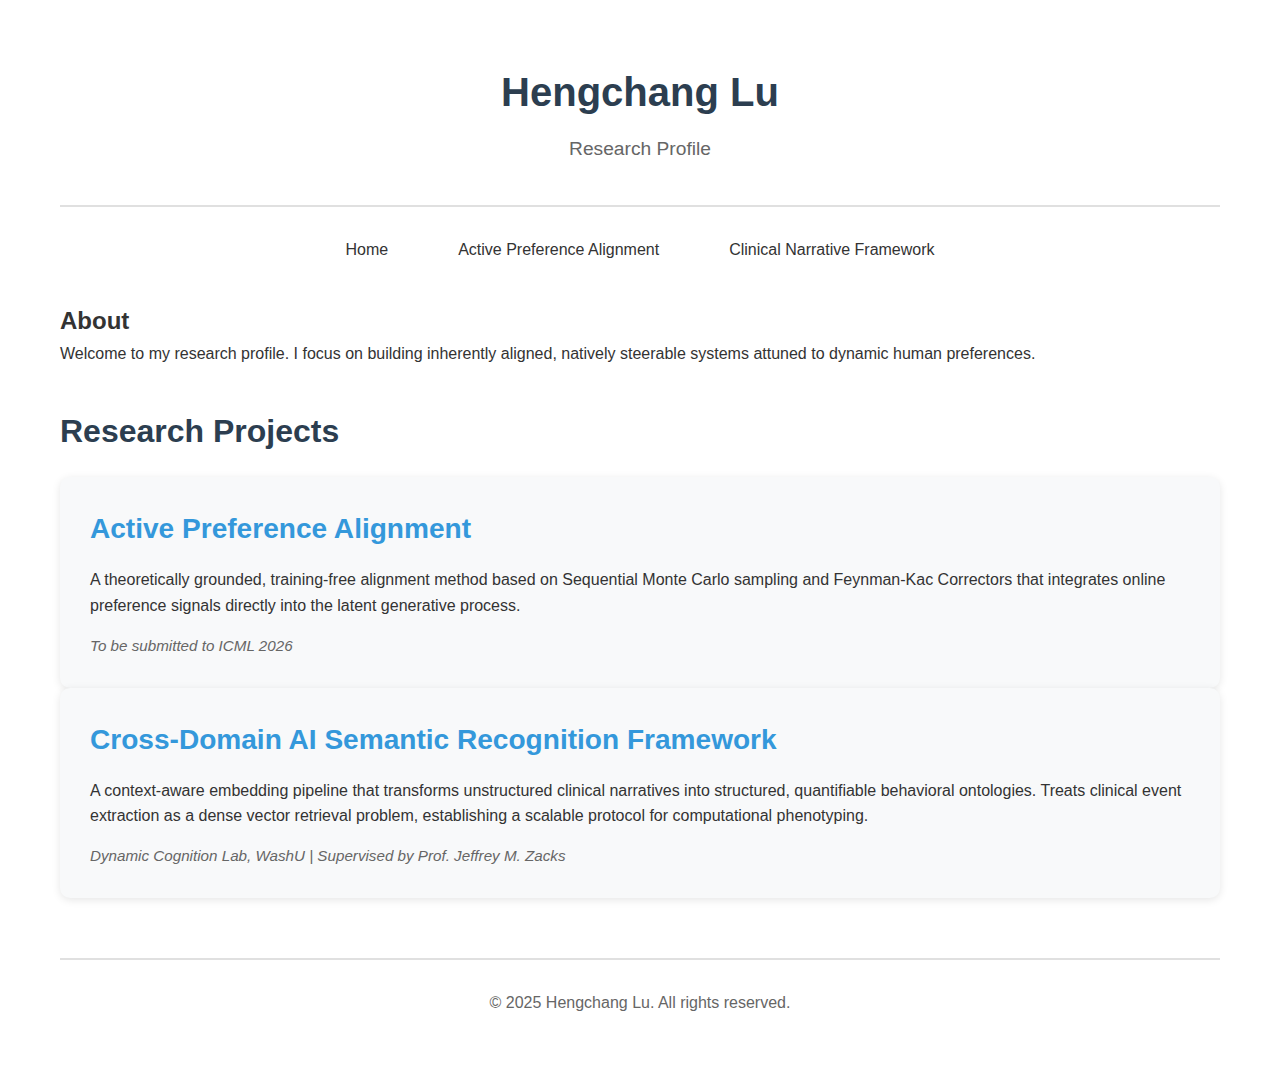
<file: index.html>
<!DOCTYPE html>
<html lang="en">
<head>
    <meta charset="UTF-8">
    <meta name="viewport" content="width=device-width, initial-scale=1.0">
    <title>Research Profile - Hengchang Lu</title>
    <link rel="stylesheet" href="styles.css">
</head>
<body>
    <div class="container">
        <header>
            <h1>Hengchang Lu</h1>
            <p class="subtitle">Research Profile</p>
        </header>
        
        <nav>
            <ul>
                <li><a href="index.html">Home</a></li>
                <li><a href="active-preference-alignment.html">Active Preference Alignment</a></li>
                <li><a href="clinical-narrative-framework.html">Clinical Narrative Framework</a></li>
            </ul>
        </nav>
        
        <main>
            <section class="profile-section">
                <h2>About</h2>
                <p>Welcome to my research profile. I focus on building inherently aligned, natively steerable systems attuned to dynamic human preferences.</p>
            </section>
            
            <section class="research-section">
                <h2>Research Projects</h2>
                <div class="project-card">
                    <h3><a href="active-preference-alignment.html">Active Preference Alignment</a></h3>
                    <p>A theoretically grounded, training-free alignment method based on Sequential Monte Carlo sampling and Feynman-Kac Correctors that integrates online preference signals directly into the latent generative process.</p>
                    <p class="project-status">To be submitted to ICML 2026</p>
                </div>
                
                <div class="project-card">
                    <h3><a href="clinical-narrative-framework.html">Cross-Domain AI Semantic Recognition Framework</a></h3>
                    <p>A context-aware embedding pipeline that transforms unstructured clinical narratives into structured, quantifiable behavioral ontologies. Treats clinical event extraction as a dense vector retrieval problem, establishing a scalable protocol for computational phenotyping.</p>
                    <p class="project-status">Dynamic Cognition Lab, WashU | Supervised by Prof. Jeffrey M. Zacks</p>
                </div>
            </section>
        </main>
        
        <footer>
            <p>&copy; 2025 Hengchang Lu. All rights reserved.</p>
        </footer>
    </div>
</body>
</html>
</file>
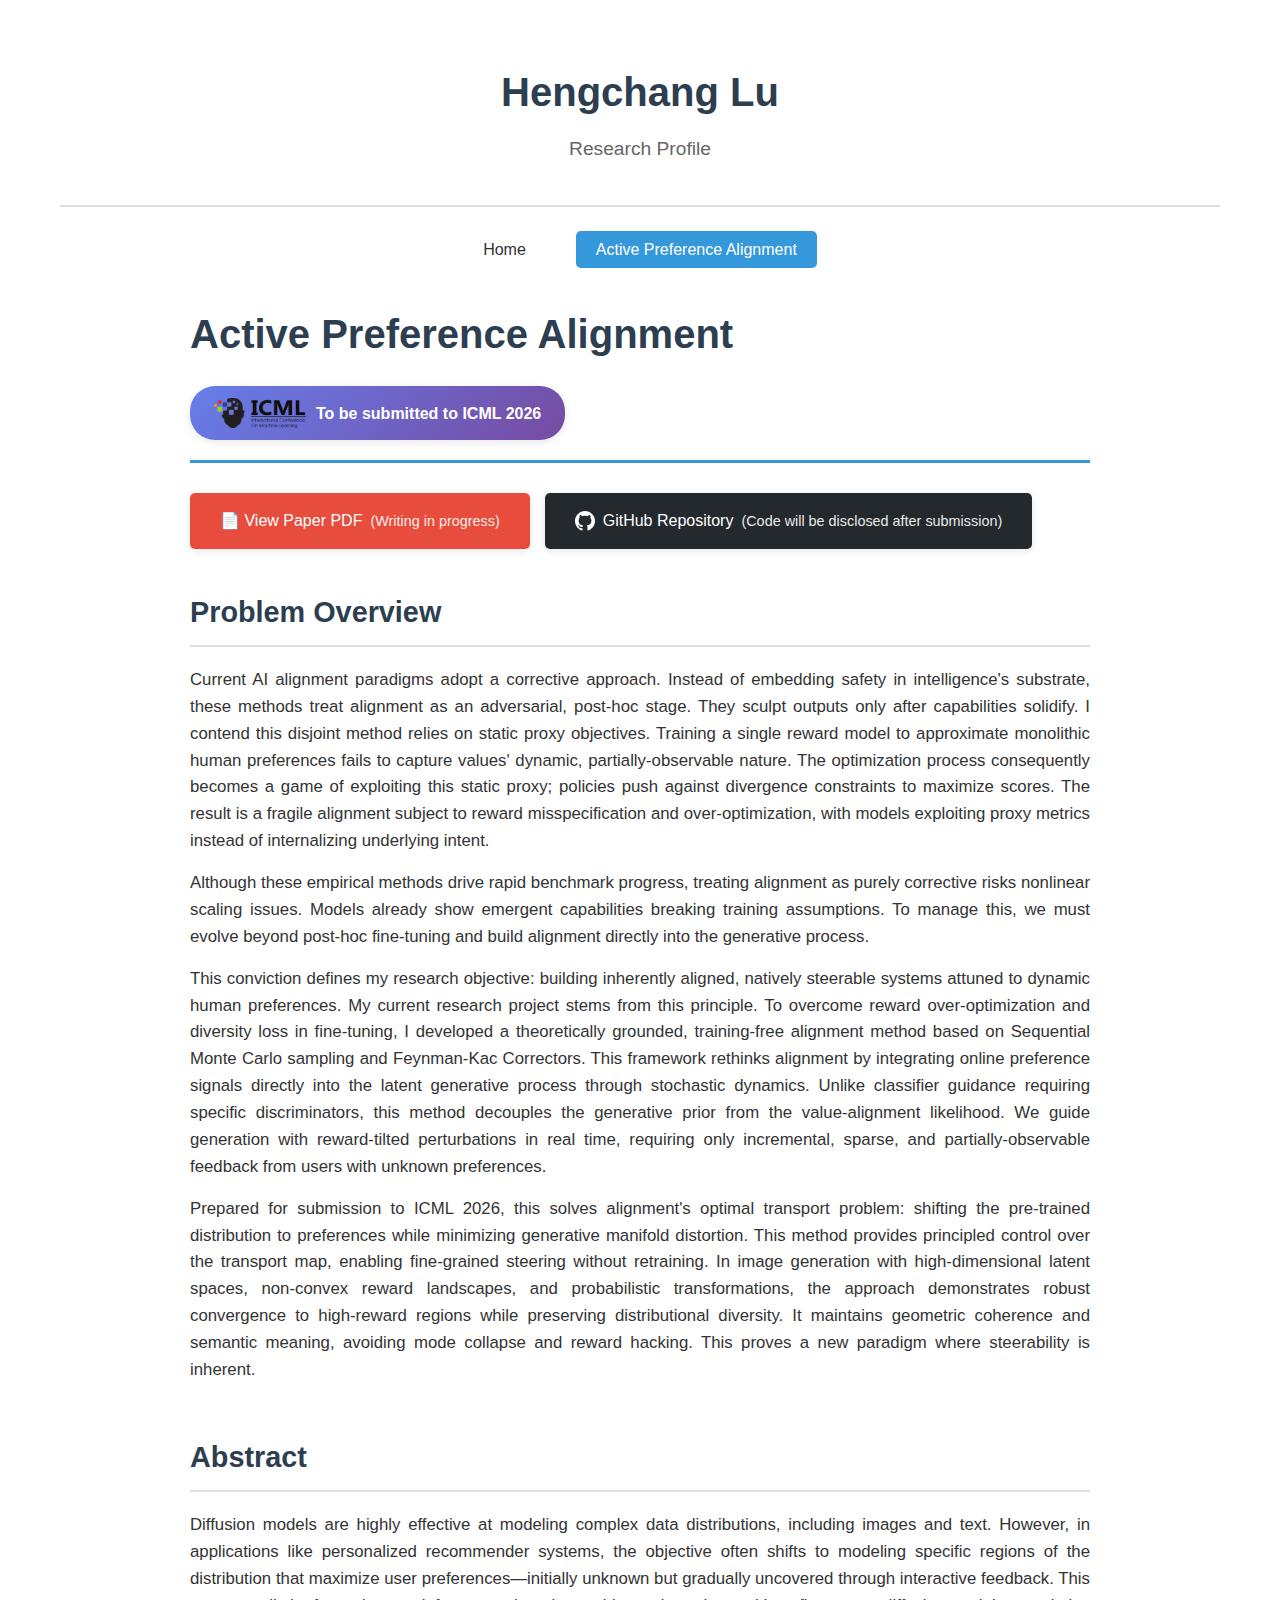
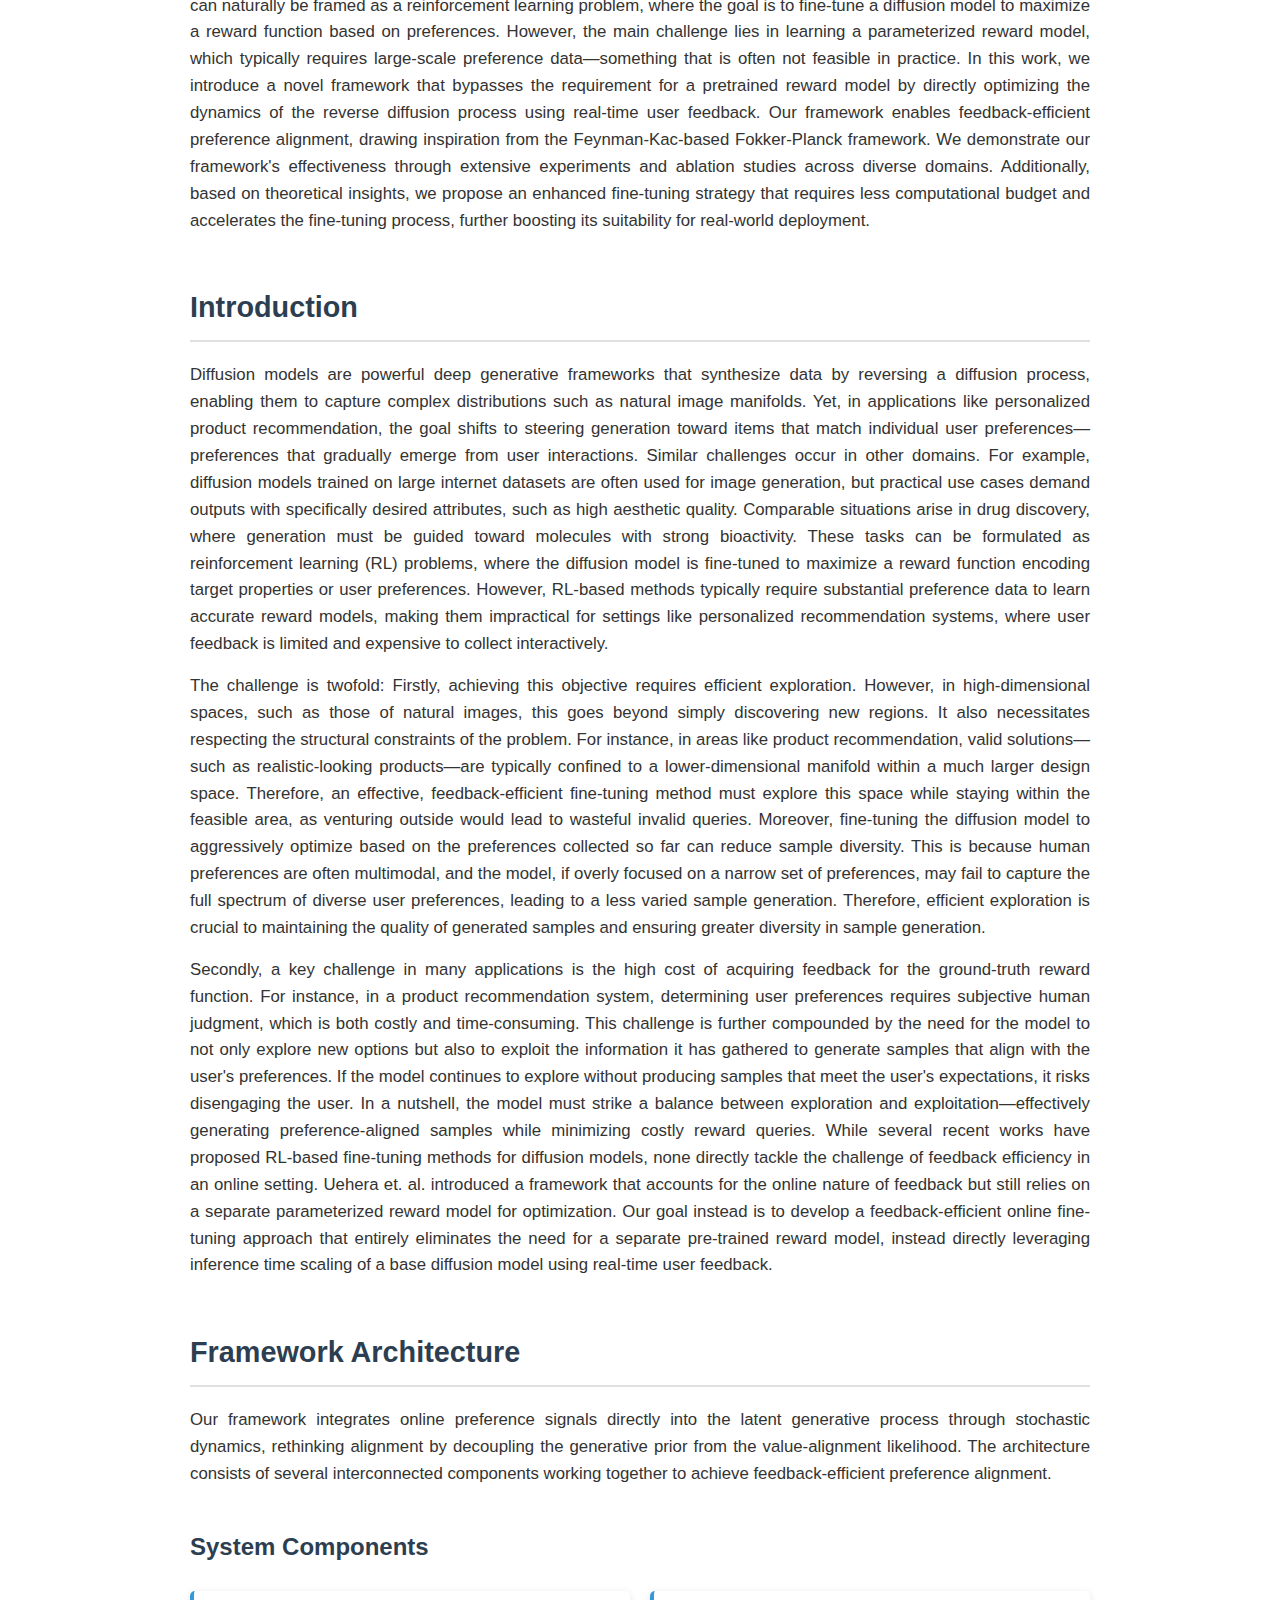
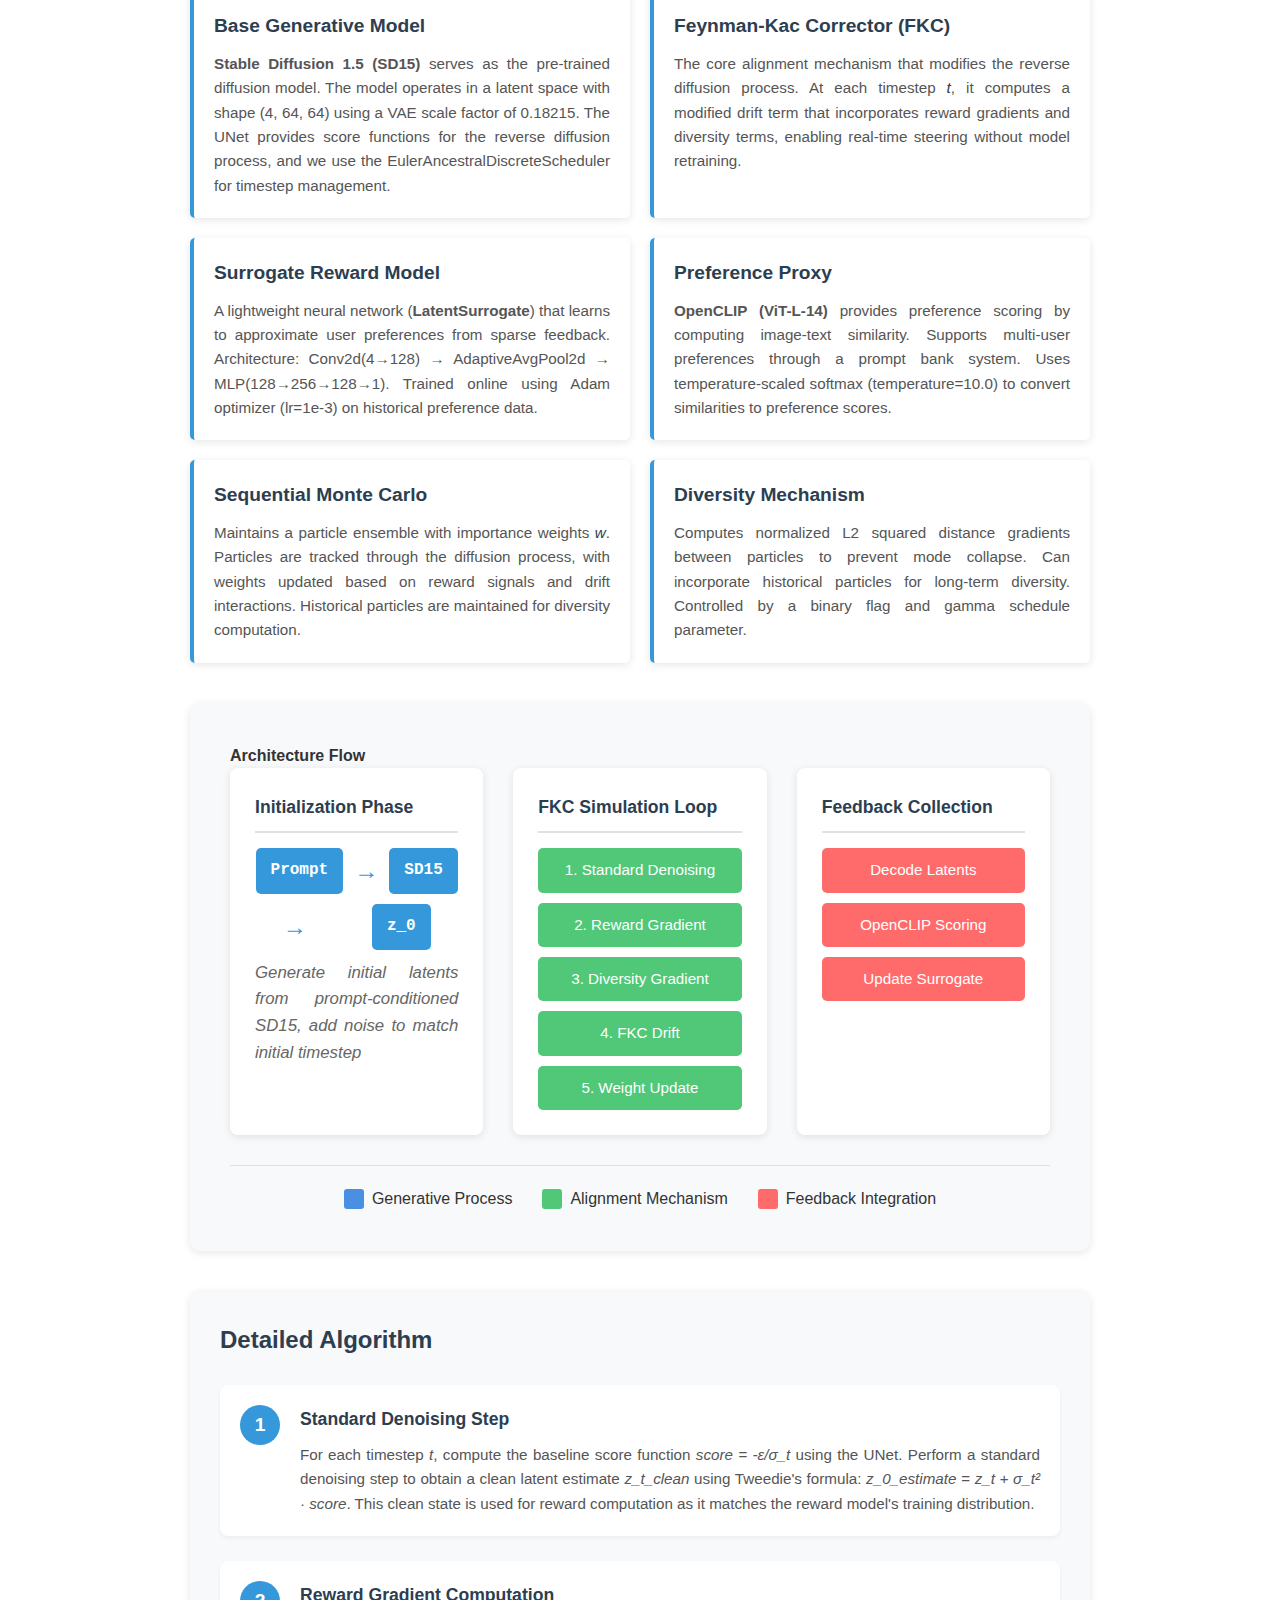
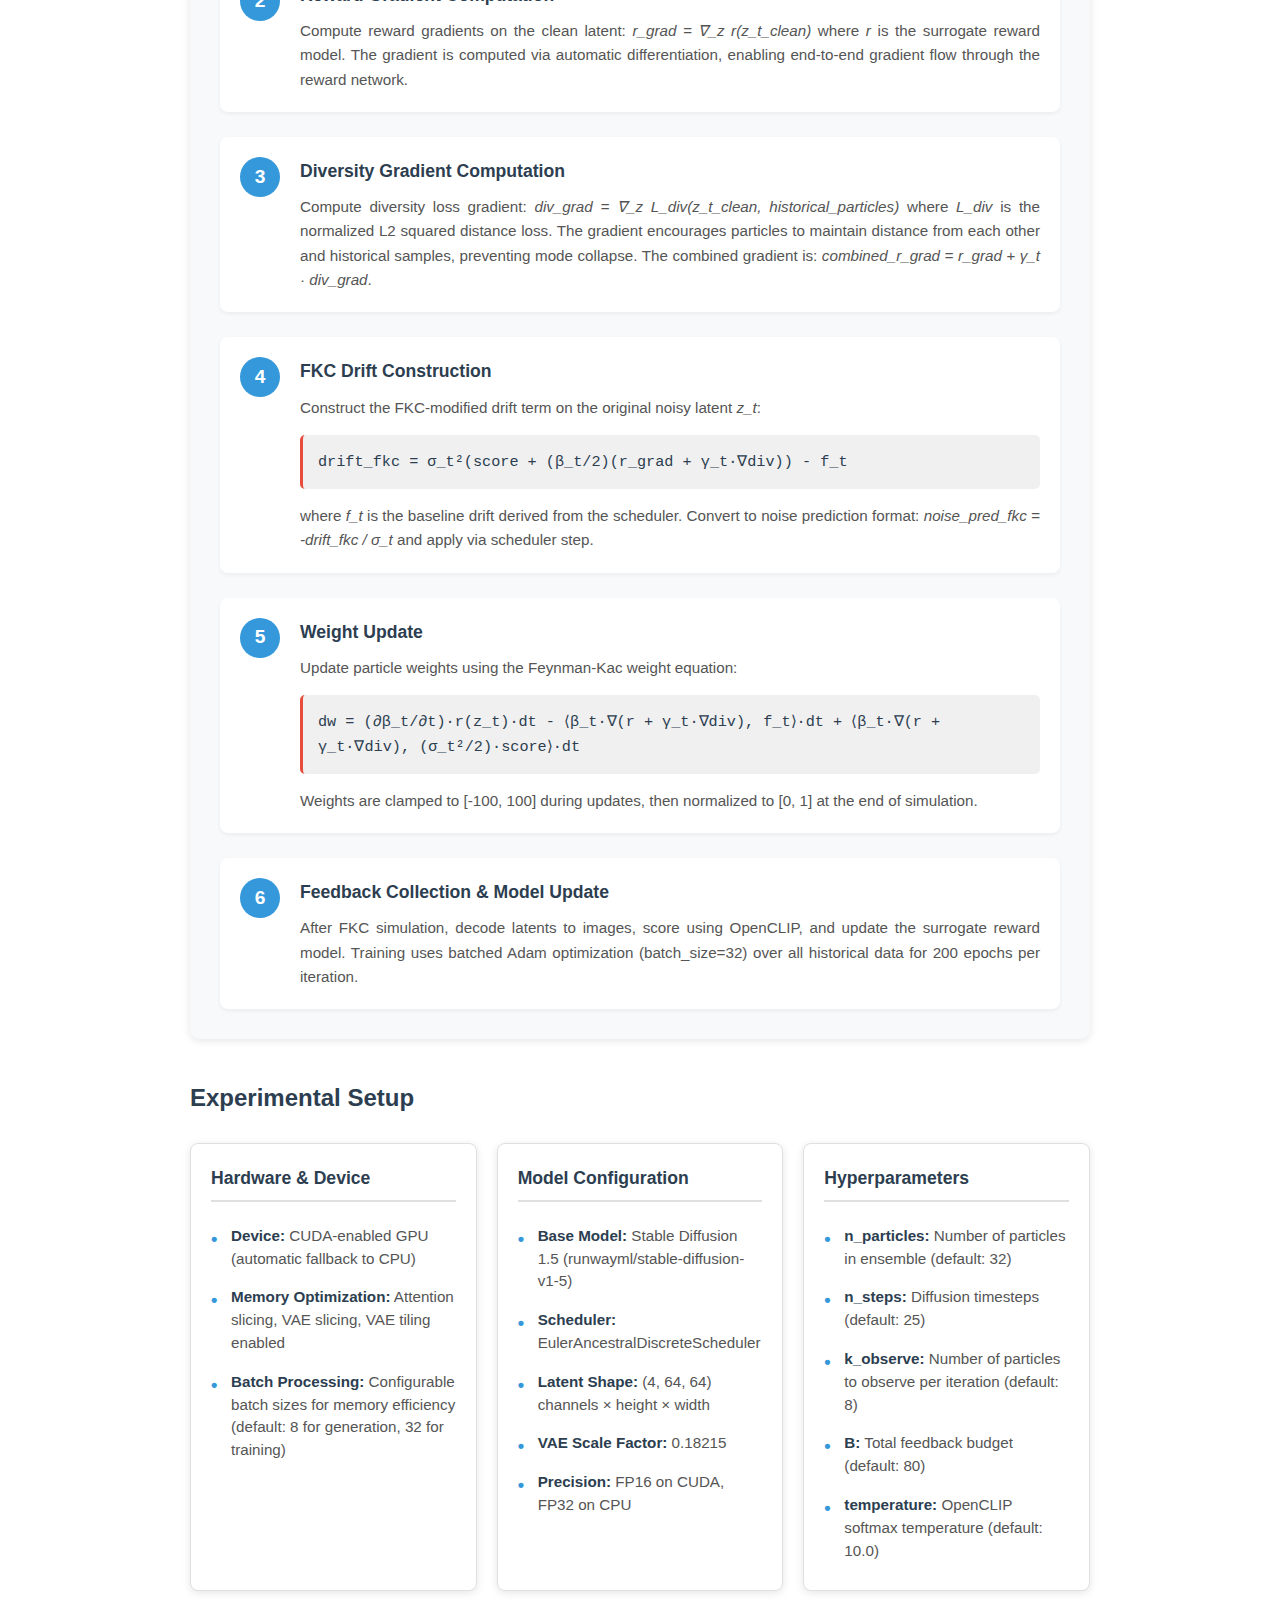
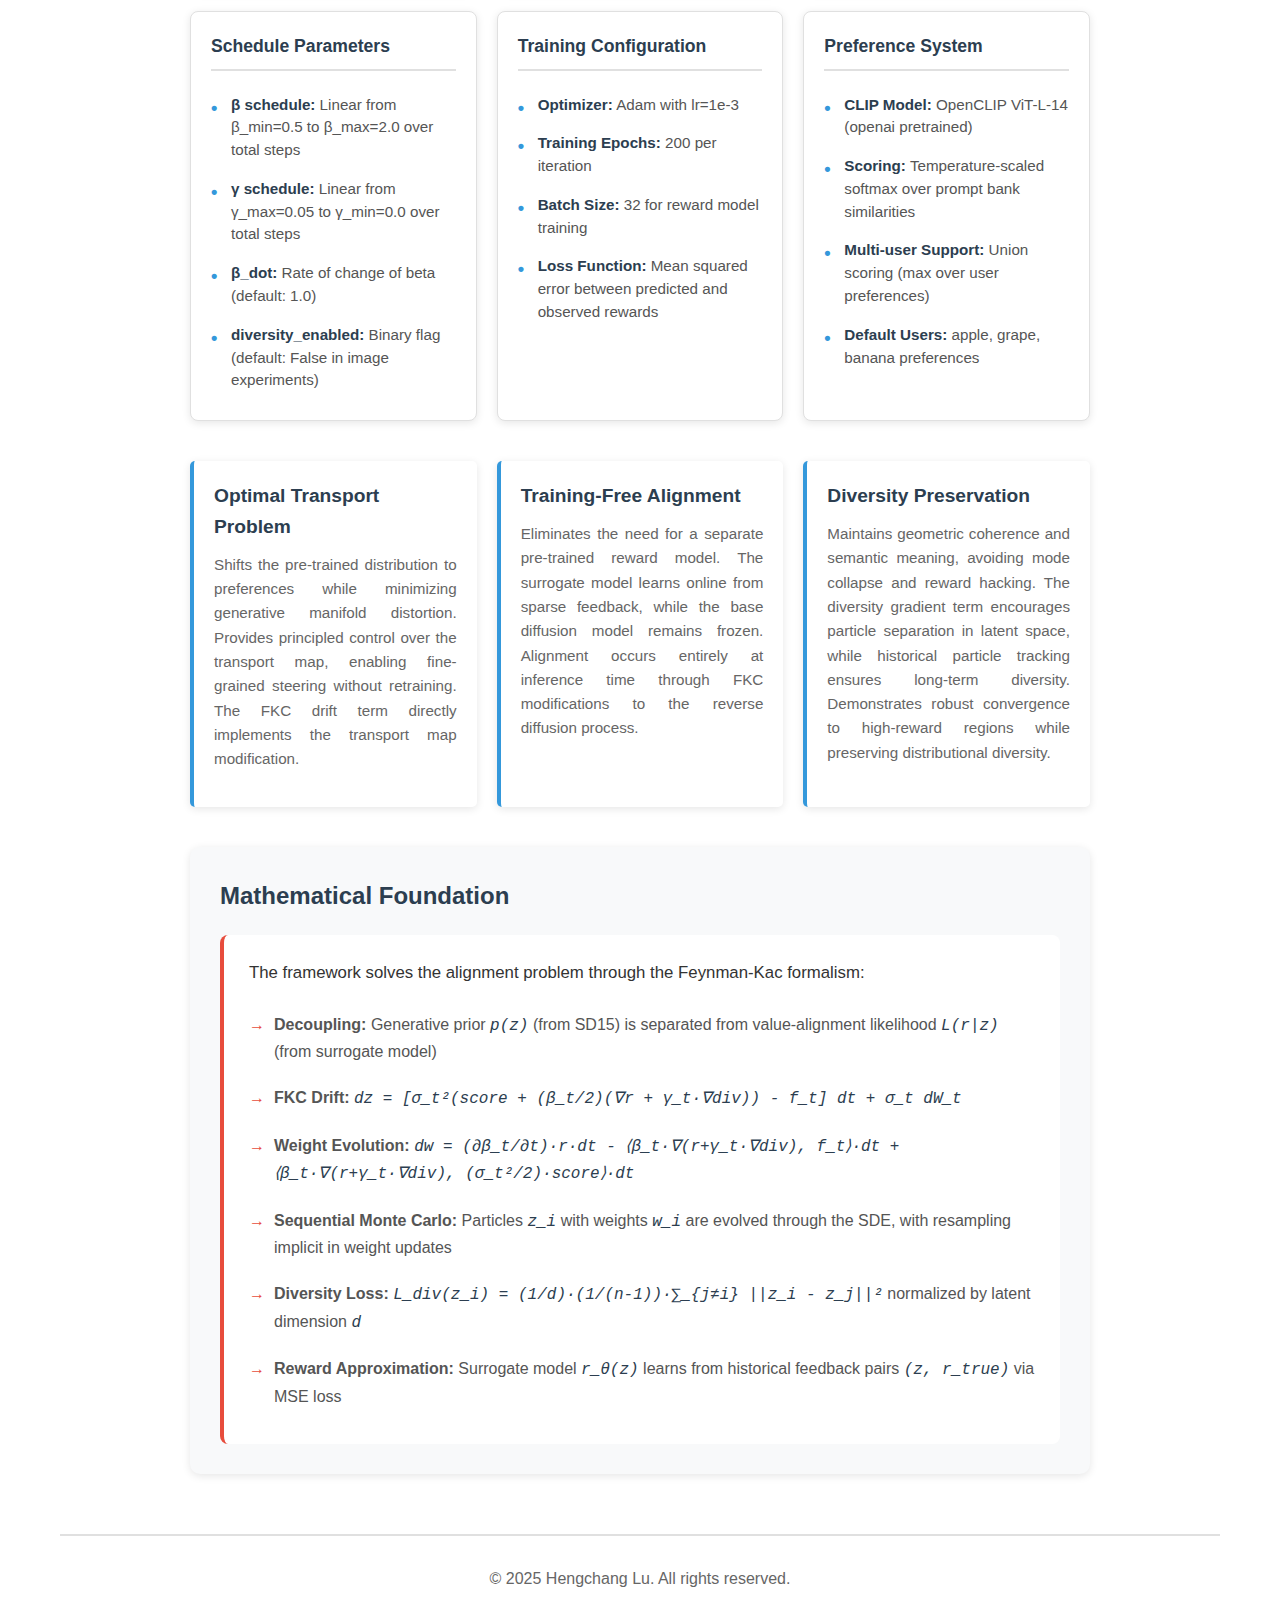
<file: active-preference-alignment.html>
<!DOCTYPE html>
<html lang="en">
<head>
    <meta charset="UTF-8">
    <meta name="viewport" content="width=device-width, initial-scale=1.0">
    <title>Active Preference Alignment - Hengchang Lu</title>
    <link rel="stylesheet" href="styles.css">
</head>
<body>
    <div class="container">
        <header>
            <h1><a href="index.html">Hengchang Lu</a></h1>
            <p class="subtitle">Research Profile</p>
        </header>
        
        <nav>
            <ul>
                <li><a href="index.html">Home</a></li>
                <li><a href="active-preference-alignment.html" class="active">Active Preference Alignment</a></li>
            </ul>
        </nav>
        
        <main>
            <article class="research-article">
                <div class="paper-header">
                    <h2>Active Preference Alignment</h2>
                    <div class="conference-badge">
                        <img src="ICML-logo.png" alt="ICML Logo" class="icml-logo">
                        <span>To be submitted to ICML 2026</span>
                    </div>
                </div>
                
                <div class="paper-links">
                    <a href="Active_Preference_Alignment.pdf" class="pdf-link" target="_blank">
                        📄 View Paper PDF <span class="note">(Writing in progress)</span>
                    </a>
                    <a href="https://github.com/yourusername/active-preference-alignment" class="github-link" target="_blank" rel="noopener noreferrer">
                        <svg class="github-icon" viewBox="0 0 24 24" fill="currentColor">
                            <path d="M12 0c-6.626 0-12 5.373-12 12 0 5.302 3.438 9.8 8.207 11.387.599.111.793-.261.793-.577v-2.234c-3.338.726-4.033-1.416-4.033-1.416-.546-1.387-1.333-1.756-1.333-1.756-1.089-.745.083-.729.083-.729 1.205.084 1.839 1.237 1.839 1.237 1.07 1.834 2.807 1.304 3.492.997.107-.775.418-1.305.762-1.604-2.665-.305-5.467-1.334-5.467-5.931 0-1.311.469-2.381 1.236-3.221-.124-.303-.535-1.524.117-3.176 0 0 1.008-.322 3.301 1.23.957-.266 1.983-.399 3.003-.404 1.02.005 2.047.138 3.006.404 2.291-1.552 3.297-1.23 3.297-1.23.653 1.653.242 2.874.118 3.176.77.84 1.235 1.911 1.235 3.221 0 4.609-2.807 5.624-5.479 5.921.43.372.823 1.102.823 2.222v3.293c0 .319.192.694.801.576 4.765-1.589 8.199-6.086 8.199-11.386 0-6.627-5.373-12-12-12z"/>
                        </svg>
                        GitHub Repository
                        <span class="note">(Code will be disclosed after submission)</span>
                    </a>
                </div>
                
                <section class="content-section">
                    <h3>Problem Overview</h3>
                    <p>Current AI alignment paradigms adopt a corrective approach. Instead of embedding safety in intelligence's substrate, these methods treat alignment as an adversarial, post-hoc stage. They sculpt outputs only after capabilities solidify. I contend this disjoint method relies on static proxy objectives. Training a single reward model to approximate monolithic human preferences fails to capture values' dynamic, partially-observable nature. The optimization process consequently becomes a game of exploiting this static proxy; policies push against divergence constraints to maximize scores. The result is a fragile alignment subject to reward misspecification and over-optimization, with models exploiting proxy metrics instead of internalizing underlying intent.</p>
                    
                    <p>Although these empirical methods drive rapid benchmark progress, treating alignment as purely corrective risks nonlinear scaling issues. Models already show emergent capabilities breaking training assumptions. To manage this, we must evolve beyond post-hoc fine-tuning and build alignment directly into the generative process.</p>
                    
                    <p>This conviction defines my research objective: building inherently aligned, natively steerable systems attuned to dynamic human preferences. My current research project stems from this principle. To overcome reward over-optimization and diversity loss in fine-tuning, I developed a theoretically grounded, training-free alignment method based on Sequential Monte Carlo sampling and Feynman-Kac Correctors. This framework rethinks alignment by integrating online preference signals directly into the latent generative process through stochastic dynamics. Unlike classifier guidance requiring specific discriminators, this method decouples the generative prior from the value-alignment likelihood. We guide generation with reward-tilted perturbations in real time, requiring only incremental, sparse, and partially-observable feedback from users with unknown preferences.</p>
                    
                    <p>Prepared for submission to ICML 2026, this solves alignment's optimal transport problem: shifting the pre-trained distribution to preferences while minimizing generative manifold distortion. This method provides principled control over the transport map, enabling fine-grained steering without retraining. In image generation with high-dimensional latent spaces, non-convex reward landscapes, and probabilistic transformations, the approach demonstrates robust convergence to high-reward regions while preserving distributional diversity. It maintains geometric coherence and semantic meaning, avoiding mode collapse and reward hacking. This proves a new paradigm where steerability is inherent.</p>
                </section>
                
                <section class="content-section">
                    <h3>Abstract</h3>
                    <p>Diffusion models are highly effective at modeling complex data distributions, including images and text. However, in applications like personalized recommender systems, the objective often shifts to modeling specific regions of the distribution that maximize user preferences—initially unknown but gradually uncovered through interactive feedback. This can naturally be framed as a reinforcement learning problem, where the goal is to fine-tune a diffusion model to maximize a reward function based on preferences. However, the main challenge lies in learning a parameterized reward model, which typically requires large-scale preference data—something that is often not feasible in practice. In this work, we introduce a novel framework that bypasses the requirement for a pretrained reward model by directly optimizing the dynamics of the reverse diffusion process using real-time user feedback. Our framework enables feedback-efficient preference alignment, drawing inspiration from the Feynman-Kac-based Fokker-Planck framework. We demonstrate our framework's effectiveness through extensive experiments and ablation studies across diverse domains. Additionally, based on theoretical insights, we propose an enhanced fine-tuning strategy that requires less computational budget and accelerates the fine-tuning process, further boosting its suitability for real-world deployment.</p>
                </section>
                
                <section class="content-section">
                    <h3>Introduction</h3>
                    <p>Diffusion models are powerful deep generative frameworks that synthesize data by reversing a diffusion process, enabling them to capture complex distributions such as natural image manifolds. Yet, in applications like personalized product recommendation, the goal shifts to steering generation toward items that match individual user preferences—preferences that gradually emerge from user interactions. Similar challenges occur in other domains. For example, diffusion models trained on large internet datasets are often used for image generation, but practical use cases demand outputs with specifically desired attributes, such as high aesthetic quality. Comparable situations arise in drug discovery, where generation must be guided toward molecules with strong bioactivity. These tasks can be formulated as reinforcement learning (RL) problems, where the diffusion model is fine-tuned to maximize a reward function encoding target properties or user preferences. However, RL-based methods typically require substantial preference data to learn accurate reward models, making them impractical for settings like personalized recommendation systems, where user feedback is limited and expensive to collect interactively.</p>
                    
                    <p>The challenge is twofold: Firstly, achieving this objective requires efficient exploration. However, in high-dimensional spaces, such as those of natural images, this goes beyond simply discovering new regions. It also necessitates respecting the structural constraints of the problem. For instance, in areas like product recommendation, valid solutions—such as realistic-looking products—are typically confined to a lower-dimensional manifold within a much larger design space. Therefore, an effective, feedback-efficient fine-tuning method must explore this space while staying within the feasible area, as venturing outside would lead to wasteful invalid queries. Moreover, fine-tuning the diffusion model to aggressively optimize based on the preferences collected so far can reduce sample diversity. This is because human preferences are often multimodal, and the model, if overly focused on a narrow set of preferences, may fail to capture the full spectrum of diverse user preferences, leading to a less varied sample generation. Therefore, efficient exploration is crucial to maintaining the quality of generated samples and ensuring greater diversity in sample generation.</p>
                    
                    <p>Secondly, a key challenge in many applications is the high cost of acquiring feedback for the ground-truth reward function. For instance, in a product recommendation system, determining user preferences requires subjective human judgment, which is both costly and time-consuming. This challenge is further compounded by the need for the model to not only explore new options but also to exploit the information it has gathered to generate samples that align with the user's preferences. If the model continues to explore without producing samples that meet the user's expectations, it risks disengaging the user. In a nutshell, the model must strike a balance between exploration and exploitation—effectively generating preference-aligned samples while minimizing costly reward queries. While several recent works have proposed RL-based fine-tuning methods for diffusion models, none directly tackle the challenge of feedback efficiency in an online setting. Uehera et. al. introduced a framework that accounts for the online nature of feedback but still relies on a separate parameterized reward model for optimization. Our goal instead is to develop a feedback-efficient online fine-tuning approach that entirely eliminates the need for a separate pre-trained reward model, instead directly leveraging inference time scaling of a base diffusion model using real-time user feedback.</p>
                </section>
                
                <section class="content-section">
                    <h3>Framework Architecture</h3>
                    <p>Our framework integrates online preference signals directly into the latent generative process through stochastic dynamics, rethinking alignment by decoupling the generative prior from the value-alignment likelihood. The architecture consists of several interconnected components working together to achieve feedback-efficient preference alignment.</p>
                    
                    <div class="architecture-overview">
                        <h4>System Components</h4>
                        <div class="component-grid">
                            <div class="component-card">
                                <h5>Base Generative Model</h5>
                                <p><strong>Stable Diffusion 1.5 (SD15)</strong> serves as the pre-trained diffusion model. The model operates in a latent space with shape (4, 64, 64) using a VAE scale factor of 0.18215. The UNet provides score functions for the reverse diffusion process, and we use the EulerAncestralDiscreteScheduler for timestep management.</p>
                            </div>
                            
                            <div class="component-card">
                                <h5>Feynman-Kac Corrector (FKC)</h5>
                                <p>The core alignment mechanism that modifies the reverse diffusion process. At each timestep <em>t</em>, it computes a modified drift term that incorporates reward gradients and diversity terms, enabling real-time steering without model retraining.</p>
                            </div>
                            
                            <div class="component-card">
                                <h5>Surrogate Reward Model</h5>
                                <p>A lightweight neural network (<strong>LatentSurrogate</strong>) that learns to approximate user preferences from sparse feedback. Architecture: Conv2d(4→128) → AdaptiveAvgPool2d → MLP(128→256→128→1). Trained online using Adam optimizer (lr=1e-3) on historical preference data.</p>
                            </div>
                            
                            <div class="component-card">
                                <h5>Preference Proxy</h5>
                                <p><strong>OpenCLIP (ViT-L-14)</strong> provides preference scoring by computing image-text similarity. Supports multi-user preferences through a prompt bank system. Uses temperature-scaled softmax (temperature=10.0) to convert similarities to preference scores.</p>
                            </div>
                            
                            <div class="component-card">
                                <h5>Sequential Monte Carlo</h5>
                                <p>Maintains a particle ensemble with importance weights <em>w</em>. Particles are tracked through the diffusion process, with weights updated based on reward signals and drift interactions. Historical particles are maintained for diversity computation.</p>
                            </div>
                            
                            <div class="component-card">
                                <h5>Diversity Mechanism</h5>
                                <p>Computes normalized L2 squared distance gradients between particles to prevent mode collapse. Can incorporate historical particles for long-term diversity. Controlled by a binary flag and gamma schedule parameter.</p>
                            </div>
                        </div>
                    </div>
                    
                    <div class="framework-diagram">
                        <h4>Architecture Flow</h4>
                        <div class="diagram-container">
                            <div class="framework-box">
                                <div class="box-header">Initialization Phase</div>
                                <div class="box-content">
                                    <div class="process-flow">
                                        <div class="flow-step">Prompt</div>
                                        <div class="flow-arrow">→</div>
                                        <div class="flow-step">SD15</div>
                                        <div class="flow-arrow">→</div>
                                        <div class="flow-step">z_0</div>
                                    </div>
                                    <p class="flow-desc">Generate initial latents from prompt-conditioned SD15, add noise to match initial timestep</p>
                                </div>
                            </div>
                            
                            <div class="framework-box">
                                <div class="box-header">FKC Simulation Loop</div>
                                <div class="box-content">
                                    <div class="corrector-process">
                                        <div class="process-item">1. Standard Denoising</div>
                                        <div class="process-item">2. Reward Gradient</div>
                                        <div class="process-item">3. Diversity Gradient</div>
                                        <div class="process-item">4. FKC Drift</div>
                                        <div class="process-item">5. Weight Update</div>
                                    </div>
                                </div>
                            </div>
                            
                            <div class="framework-box">
                                <div class="box-header">Feedback Collection</div>
                                <div class="box-content">
                                    <div class="feedback-flow">
                                        <div class="feedback-item">Decode Latents</div>
                                        <div class="feedback-item">OpenCLIP Scoring</div>
                                        <div class="feedback-item">Update Surrogate</div>
                                    </div>
                                </div>
                            </div>
                        </div>
                        
                        <div class="diagram-legend">
                            <div class="legend-item">
                                <div class="legend-color" style="background: #4a90e2;"></div>
                                <span>Generative Process</span>
                            </div>
                            <div class="legend-item">
                                <div class="legend-color" style="background: #50c878;"></div>
                                <span>Alignment Mechanism</span>
                            </div>
                            <div class="legend-item">
                                <div class="legend-color" style="background: #ff6b6b;"></div>
                                <span>Feedback Integration</span>
                            </div>
                        </div>
                    </div>
                    
                    <div class="detailed-algorithm">
                        <h4>Detailed Algorithm</h4>
                        <div class="algorithm-steps">
                            <div class="algorithm-step">
                                <div class="step-number">1</div>
                                <div class="step-content">
                                    <h5>Standard Denoising Step</h5>
                                    <p>For each timestep <em>t</em>, compute the baseline score function <em>score = -ε/σ_t</em> using the UNet. Perform a standard denoising step to obtain a clean latent estimate <em>z_t_clean</em> using Tweedie's formula: <em>z_0_estimate = z_t + σ_t² · score</em>. This clean state is used for reward computation as it matches the reward model's training distribution.</p>
                                </div>
                            </div>
                            
                            <div class="algorithm-step">
                                <div class="step-number">2</div>
                                <div class="step-content">
                                    <h5>Reward Gradient Computation</h5>
                                    <p>Compute reward gradients on the clean latent: <em>r_grad = ∇_z r(z_t_clean)</em> where <em>r</em> is the surrogate reward model. The gradient is computed via automatic differentiation, enabling end-to-end gradient flow through the reward network.</p>
                                </div>
                            </div>
                            
                            <div class="algorithm-step">
                                <div class="step-number">3</div>
                                <div class="step-content">
                                    <h5>Diversity Gradient Computation</h5>
                                    <p>Compute diversity loss gradient: <em>div_grad = ∇_z L_div(z_t_clean, historical_particles)</em> where <em>L_div</em> is the normalized L2 squared distance loss. The gradient encourages particles to maintain distance from each other and historical samples, preventing mode collapse. The combined gradient is: <em>combined_r_grad = r_grad + γ_t · div_grad</em>.</p>
                                </div>
                            </div>
                            
                            <div class="algorithm-step">
                                <div class="step-number">4</div>
                                <div class="step-content">
                                    <h5>FKC Drift Construction</h5>
                                    <p>Construct the FKC-modified drift term on the original noisy latent <em>z_t</em>:</p>
                                    <div class="formula-box">
                                        <em>drift_fkc = σ_t²(score + (β_t/2)(r_grad + γ_t·∇div)) - f_t</em>
                                    </div>
                                    <p>where <em>f_t</em> is the baseline drift derived from the scheduler. Convert to noise prediction format: <em>noise_pred_fkc = -drift_fkc / σ_t</em> and apply via scheduler step.</p>
                                </div>
                            </div>
                            
                            <div class="algorithm-step">
                                <div class="step-number">5</div>
                                <div class="step-content">
                                    <h5>Weight Update</h5>
                                    <p>Update particle weights using the Feynman-Kac weight equation:</p>
                                    <div class="formula-box">
                                        <em>dw = (∂β_t/∂t)·r(z_t)·dt - ⟨β_t·∇(r + γ_t·∇div), f_t⟩·dt + ⟨β_t·∇(r + γ_t·∇div), (σ_t²/2)·score⟩·dt</em>
                                    </div>
                                    <p>Weights are clamped to [-100, 100] during updates, then normalized to [0, 1] at the end of simulation.</p>
                                </div>
                            </div>
                            
                            <div class="algorithm-step">
                                <div class="step-number">6</div>
                                <div class="step-content">
                                    <h5>Feedback Collection & Model Update</h5>
                                    <p>After FKC simulation, decode latents to images, score using OpenCLIP, and update the surrogate reward model. Training uses batched Adam optimization (batch_size=32) over all historical data for 200 epochs per iteration.</p>
                                </div>
                            </div>
                        </div>
                    </div>
                    
                    <div class="setup-details">
                        <h4>Experimental Setup</h4>
                        <div class="setup-grid">
                            <div class="setup-card">
                                <h5>Hardware & Device</h5>
                                <ul>
                                    <li><strong>Device:</strong> CUDA-enabled GPU (automatic fallback to CPU)</li>
                                    <li><strong>Memory Optimization:</strong> Attention slicing, VAE slicing, VAE tiling enabled</li>
                                    <li><strong>Batch Processing:</strong> Configurable batch sizes for memory efficiency (default: 8 for generation, 32 for training)</li>
                                </ul>
                            </div>
                            
                            <div class="setup-card">
                                <h5>Model Configuration</h5>
                                <ul>
                                    <li><strong>Base Model:</strong> Stable Diffusion 1.5 (runwayml/stable-diffusion-v1-5)</li>
                                    <li><strong>Scheduler:</strong> EulerAncestralDiscreteScheduler</li>
                                    <li><strong>Latent Shape:</strong> (4, 64, 64) channels × height × width</li>
                                    <li><strong>VAE Scale Factor:</strong> 0.18215</li>
                                    <li><strong>Precision:</strong> FP16 on CUDA, FP32 on CPU</li>
                                </ul>
                            </div>
                            
                            <div class="setup-card">
                                <h5>Hyperparameters</h5>
                                <ul>
                                    <li><strong>n_particles:</strong> Number of particles in ensemble (default: 32)</li>
                                    <li><strong>n_steps:</strong> Diffusion timesteps (default: 25)</li>
                                    <li><strong>k_observe:</strong> Number of particles to observe per iteration (default: 8)</li>
                                    <li><strong>B:</strong> Total feedback budget (default: 80)</li>
                                    <li><strong>temperature:</strong> OpenCLIP softmax temperature (default: 10.0)</li>
                                </ul>
                            </div>
                            
                            <div class="setup-card">
                                <h5>Schedule Parameters</h5>
                                <ul>
                                    <li><strong>β schedule:</strong> Linear from β_min=0.5 to β_max=2.0 over total steps</li>
                                    <li><strong>γ schedule:</strong> Linear from γ_max=0.05 to γ_min=0.0 over total steps</li>
                                    <li><strong>β_dot:</strong> Rate of change of beta (default: 1.0)</li>
                                    <li><strong>diversity_enabled:</strong> Binary flag (default: False in image experiments)</li>
                                </ul>
                            </div>
                            
                            <div class="setup-card">
                                <h5>Training Configuration</h5>
                                <ul>
                                    <li><strong>Optimizer:</strong> Adam with lr=1e-3</li>
                                    <li><strong>Training Epochs:</strong> 200 per iteration</li>
                                    <li><strong>Batch Size:</strong> 32 for reward model training</li>
                                    <li><strong>Loss Function:</strong> Mean squared error between predicted and observed rewards</li>
                                </ul>
                            </div>
                            
                            <div class="setup-card">
                                <h5>Preference System</h5>
                                <ul>
                                    <li><strong>CLIP Model:</strong> OpenCLIP ViT-L-14 (openai pretrained)</li>
                                    <li><strong>Scoring:</strong> Temperature-scaled softmax over prompt bank similarities</li>
                                    <li><strong>Multi-user Support:</strong> Union scoring (max over user preferences)</li>
                                    <li><strong>Default Users:</strong> apple, grape, banana preferences</li>
                                </ul>
                            </div>
                        </div>
                    </div>
                    
                    <div class="framework-details">
                        <div class="detail-card">
                            <h4>Optimal Transport Problem</h4>
                            <p>Shifts the pre-trained distribution to preferences while minimizing generative manifold distortion. Provides principled control over the transport map, enabling fine-grained steering without retraining. The FKC drift term directly implements the transport map modification.</p>
                        </div>
                        
                        <div class="detail-card">
                            <h4>Training-Free Alignment</h4>
                            <p>Eliminates the need for a separate pre-trained reward model. The surrogate model learns online from sparse feedback, while the base diffusion model remains frozen. Alignment occurs entirely at inference time through FKC modifications to the reverse diffusion process.</p>
                        </div>
                        
                        <div class="detail-card">
                            <h4>Diversity Preservation</h4>
                            <p>Maintains geometric coherence and semantic meaning, avoiding mode collapse and reward hacking. The diversity gradient term encourages particle separation in latent space, while historical particle tracking ensures long-term diversity. Demonstrates robust convergence to high-reward regions while preserving distributional diversity.</p>
                        </div>
                    </div>
                    
                    <div class="mathematical-framework">
                        <h4>Mathematical Foundation</h4>
                        <div class="math-box">
                            <p>The framework solves the alignment problem through the Feynman-Kac formalism:</p>
                            <ul class="math-list">
                                <li><strong>Decoupling:</strong> Generative prior <em>p(z)</em> (from SD15) is separated from value-alignment likelihood <em>L(r|z)</em> (from surrogate model)</li>
                                <li><strong>FKC Drift:</strong> <em>dz = [σ_t²(score + (β_t/2)(∇r + γ_t·∇div)) - f_t] dt + σ_t dW_t</em></li>
                                <li><strong>Weight Evolution:</strong> <em>dw = (∂β_t/∂t)·r·dt - ⟨β_t·∇(r+γ_t·∇div), f_t⟩·dt + ⟨β_t·∇(r+γ_t·∇div), (σ_t²/2)·score⟩·dt</em></li>
                                <li><strong>Sequential Monte Carlo:</strong> Particles <em>z_i</em> with weights <em>w_i</em> are evolved through the SDE, with resampling implicit in weight updates</li>
                                <li><strong>Diversity Loss:</strong> <em>L_div(z_i) = (1/d)·(1/(n-1))·∑_{j≠i} ||z_i - z_j||²</em> normalized by latent dimension <em>d</em></li>
                                <li><strong>Reward Approximation:</strong> Surrogate model <em>r_θ(z)</em> learns from historical feedback pairs <em>(z, r_true)</em> via MSE loss</li>
                            </ul>
                        </div>
                    </div>
                </section>
            </article>
        </main>
        
        <footer>
            <p>&copy; 2025 Hengchang Lu. All rights reserved.</p>
        </footer>
    </div>
</body>
</html>
</file>
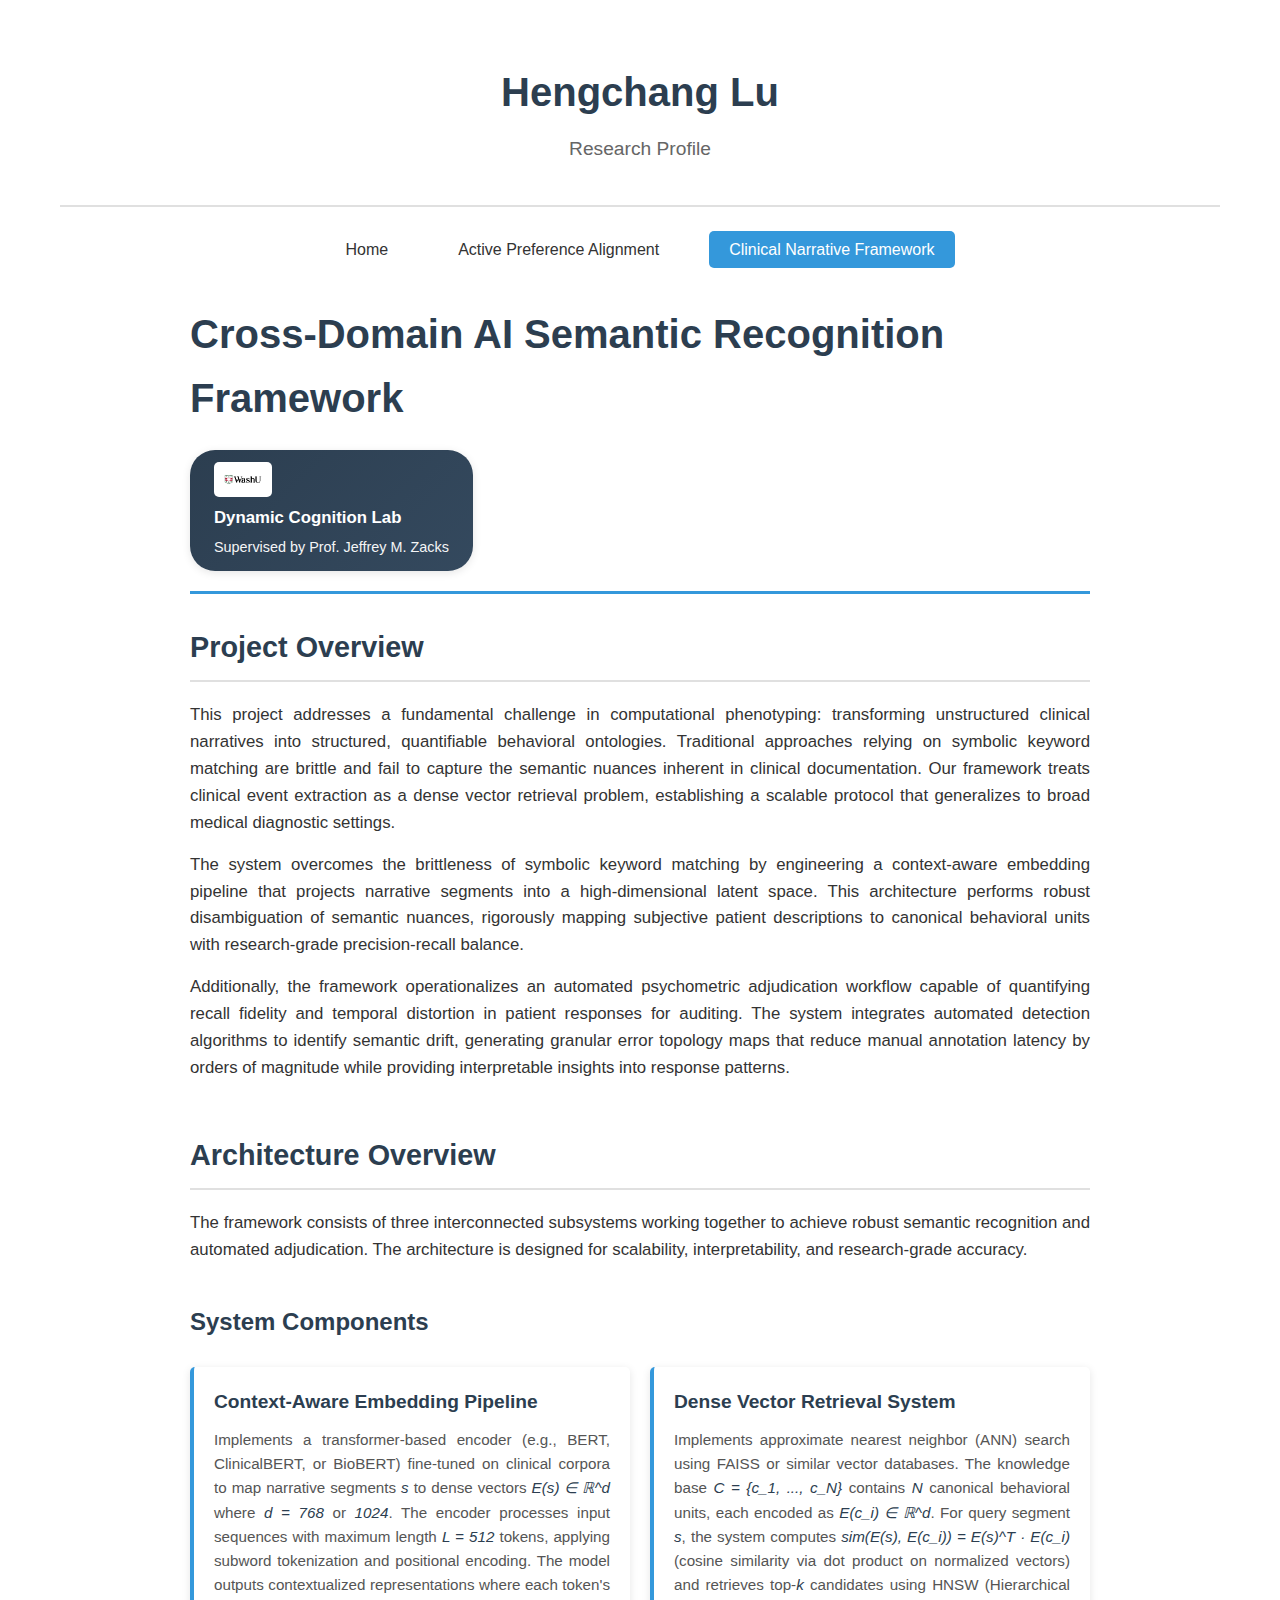
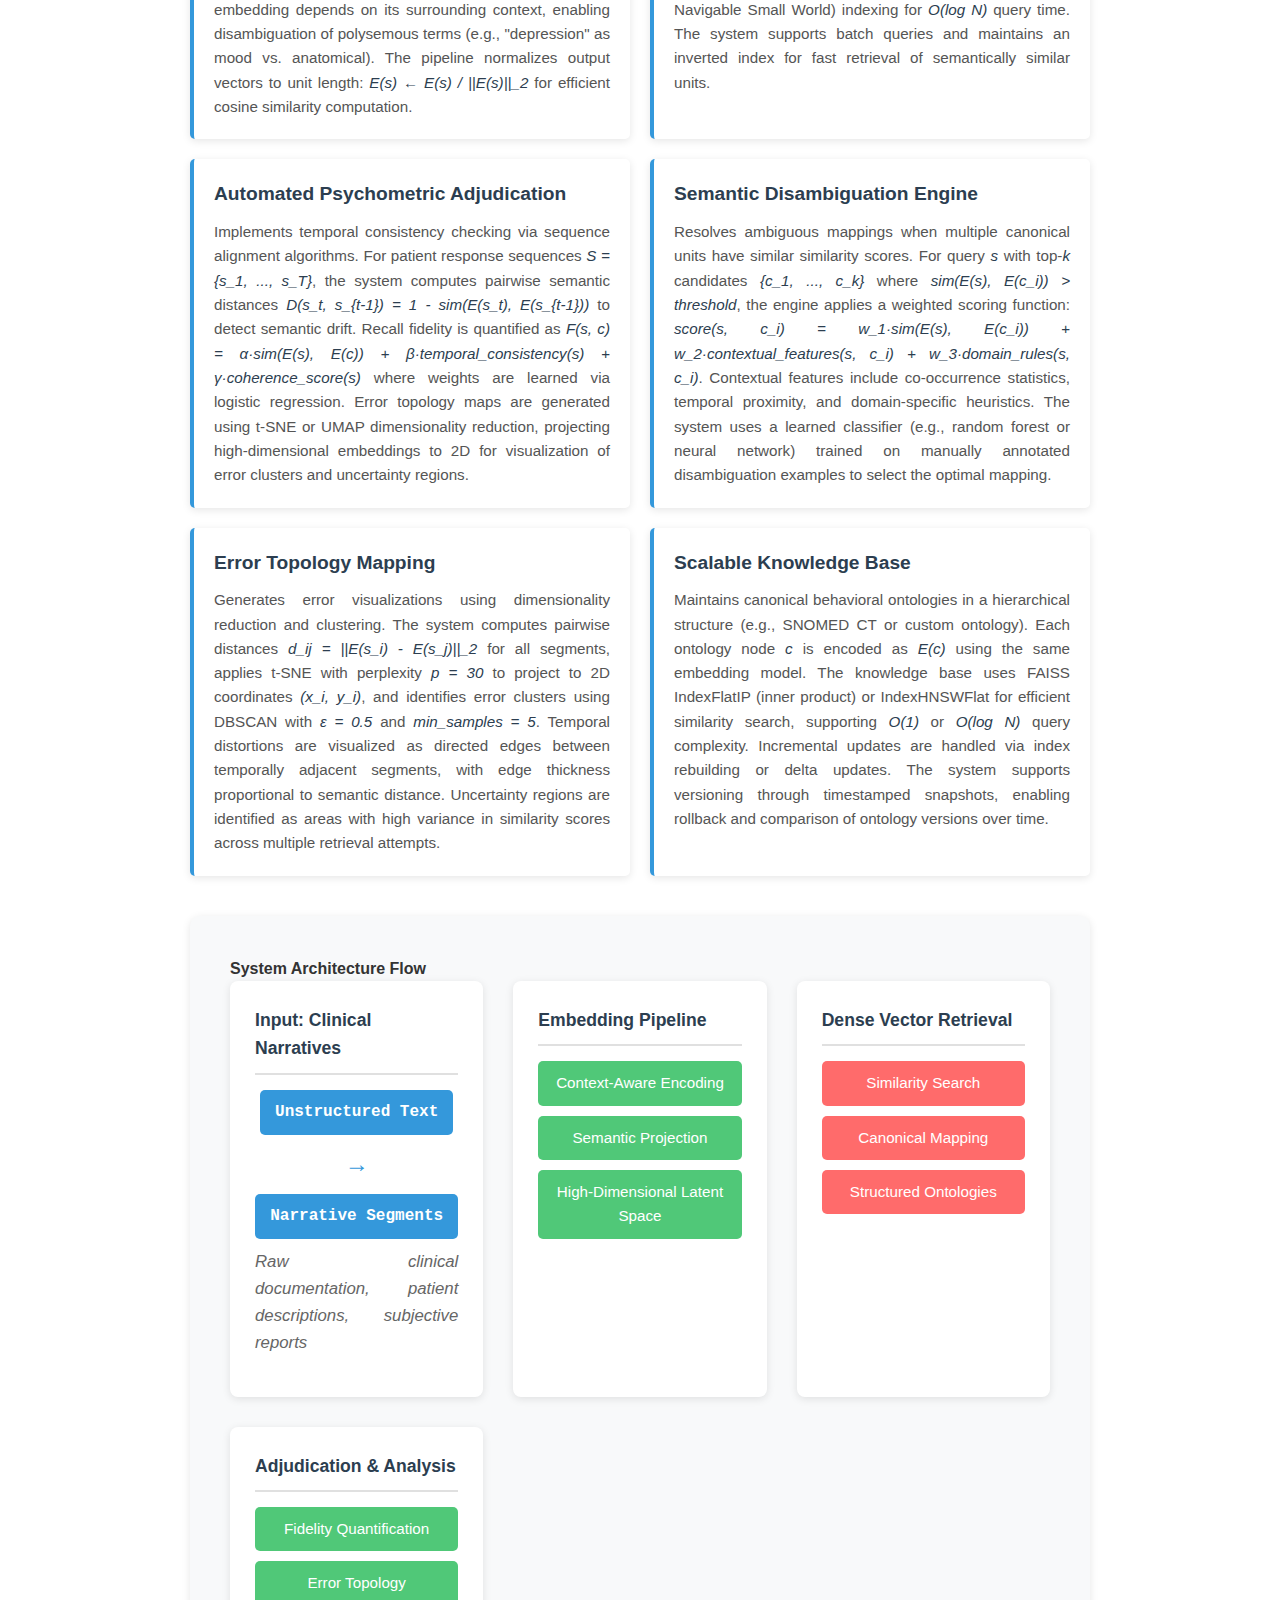
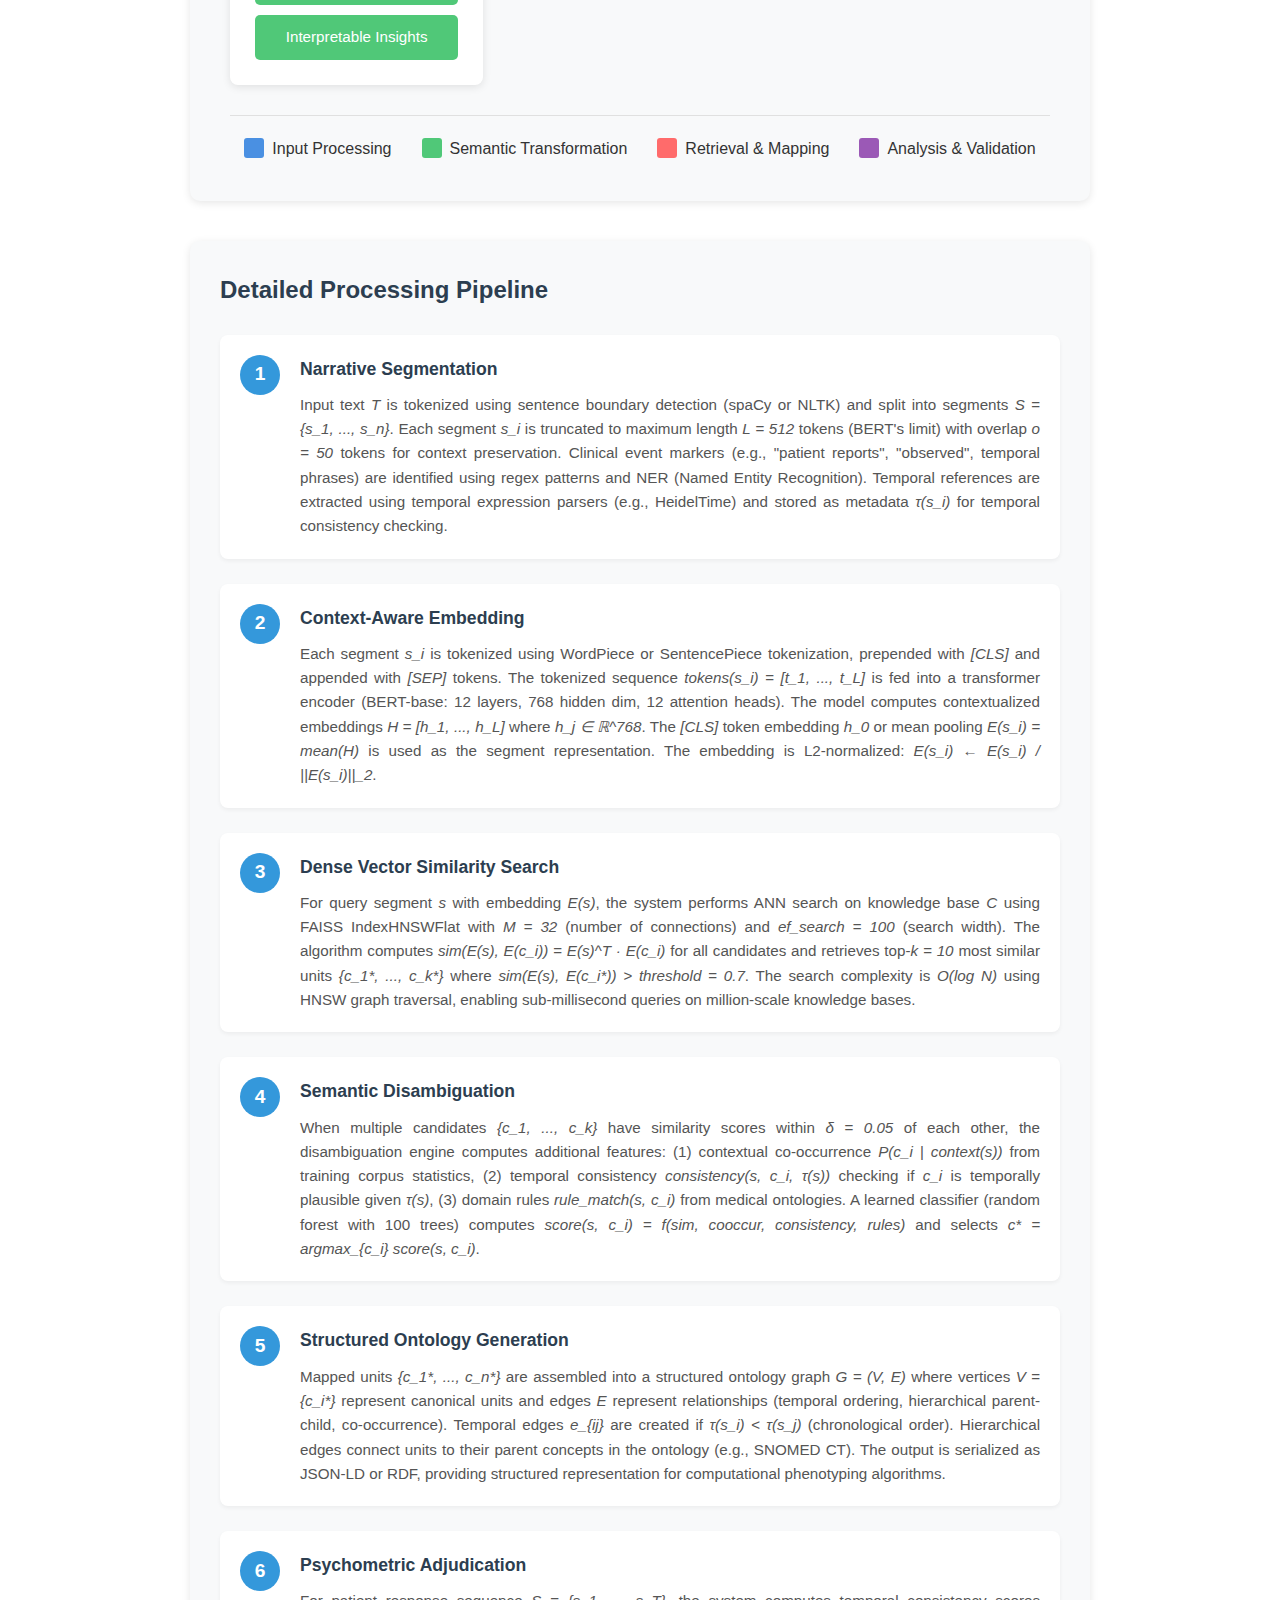
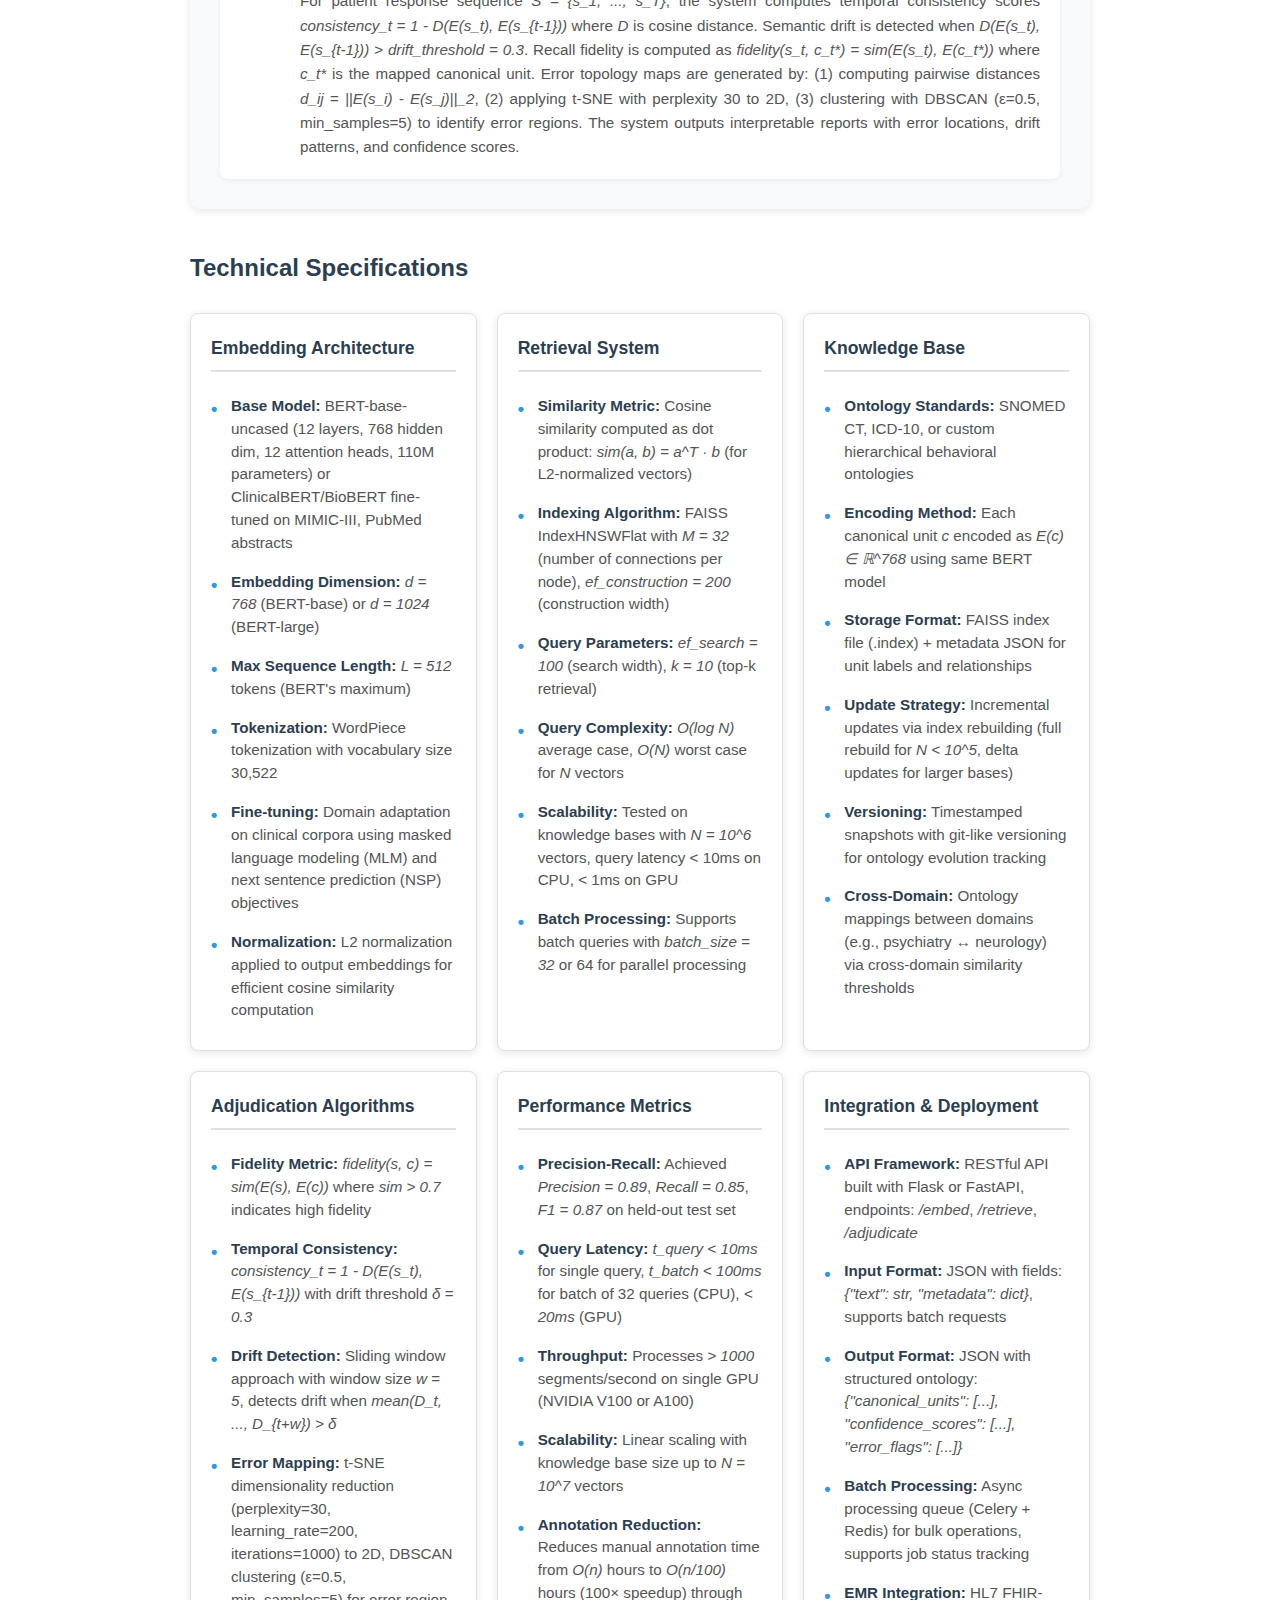
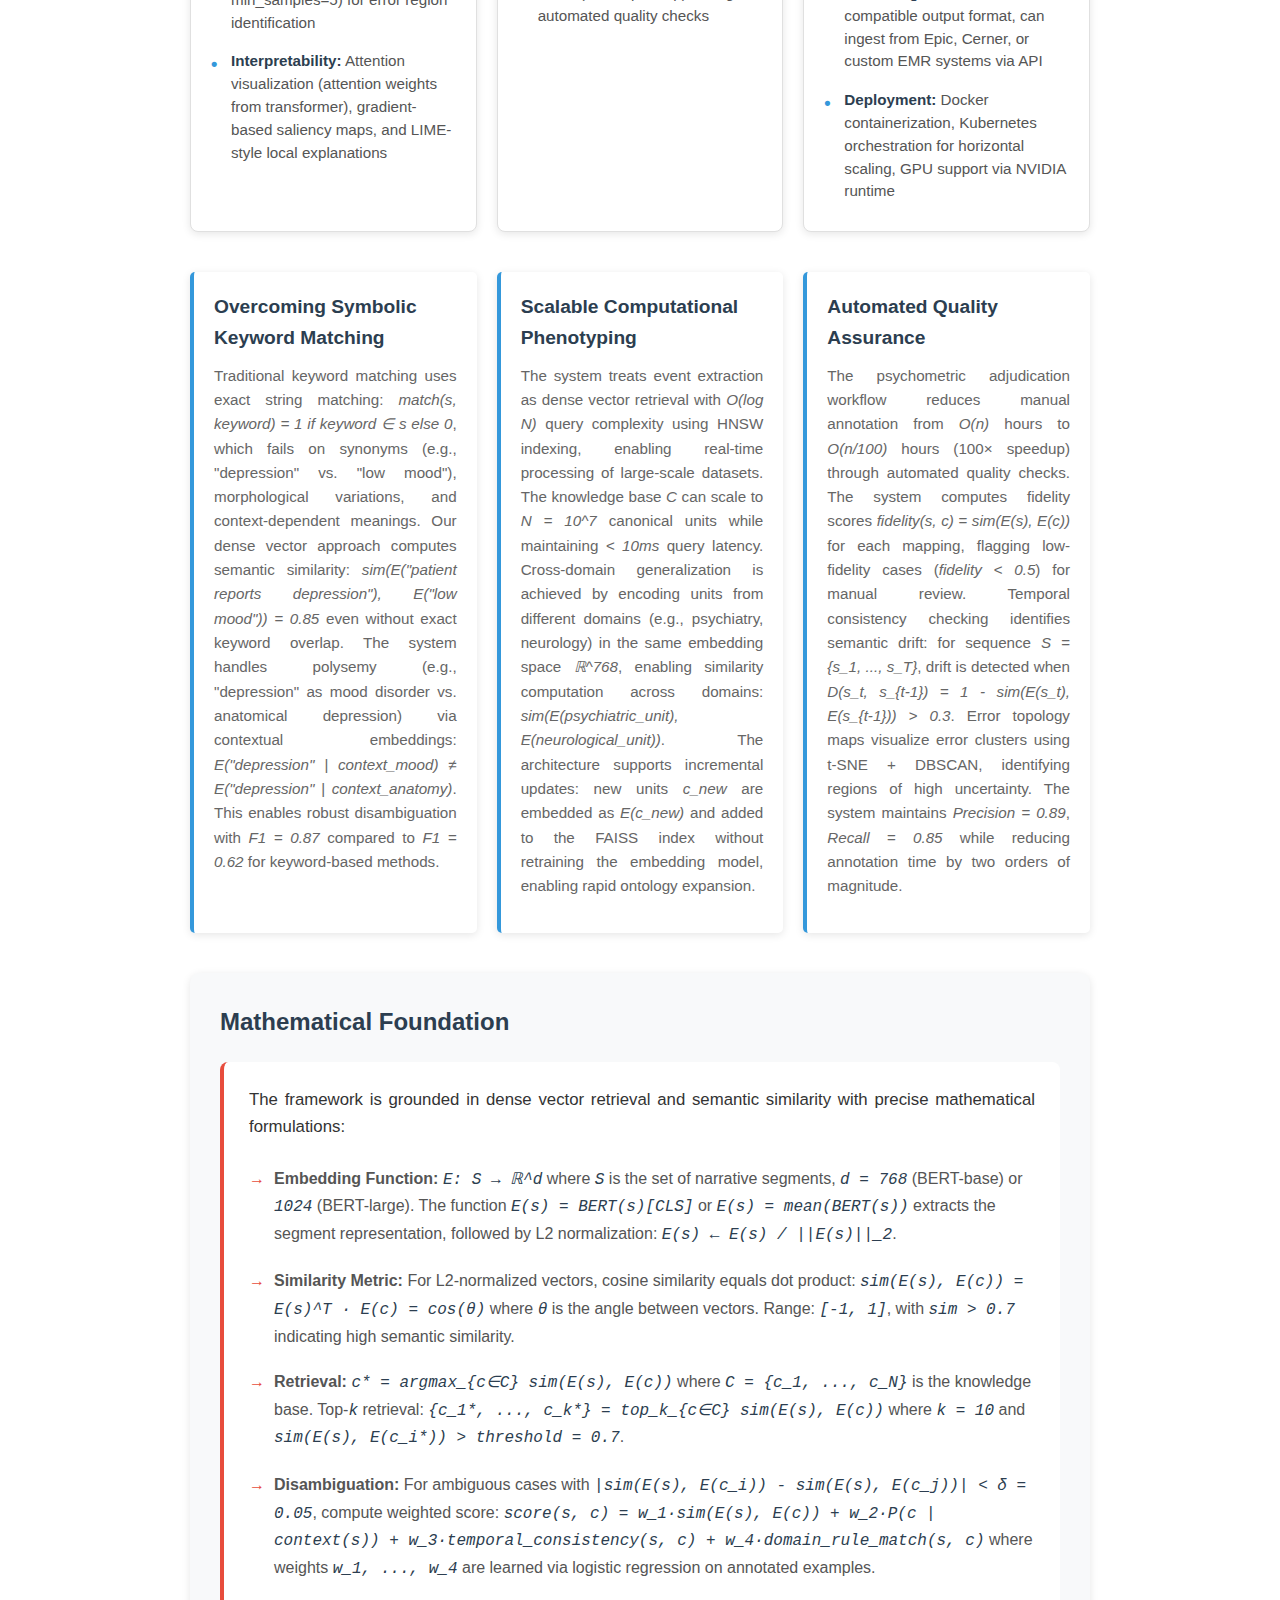
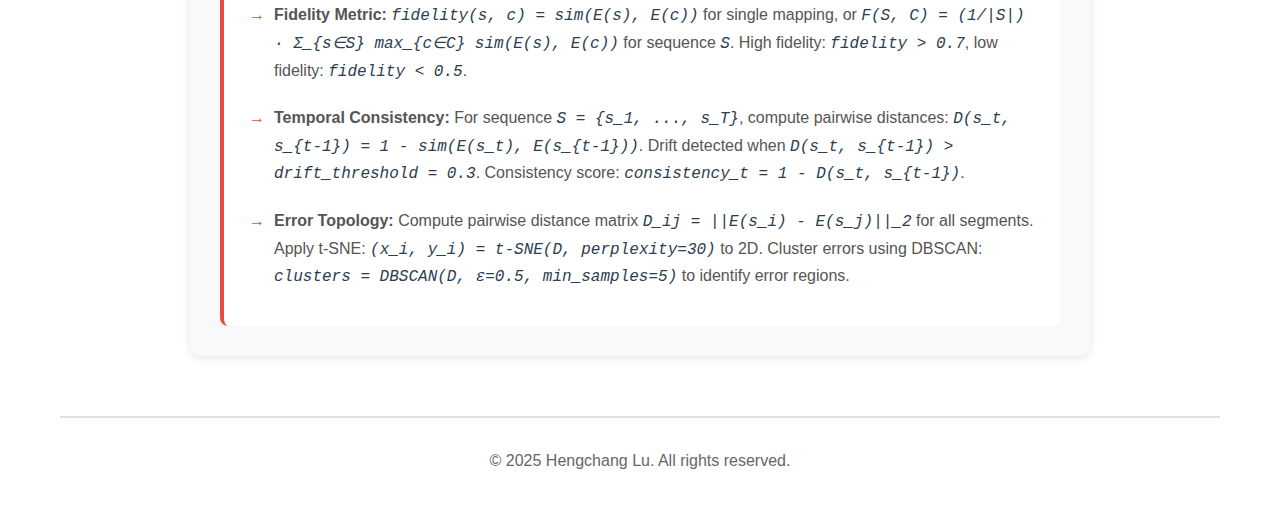
<file: clinical-narrative-framework.html>
<!DOCTYPE html>
<html lang="en">
<head>
    <meta charset="UTF-8">
    <meta name="viewport" content="width=device-width, initial-scale=1.0">
    <title>Cross-Domain AI Semantic Recognition Framework - Hengchang Lu</title>
    <link rel="stylesheet" href="styles.css">
</head>
<body>
    <div class="container">
        <header>
            <h1><a href="index.html">Hengchang Lu</a></h1>
            <p class="subtitle">Research Profile</p>
        </header>
        
        <nav>
            <ul>
                <li><a href="index.html">Home</a></li>
                <li><a href="active-preference-alignment.html">Active Preference Alignment</a></li>
                <li><a href="clinical-narrative-framework.html" class="active">Clinical Narrative Framework</a></li>
            </ul>
        </nav>
        
        <main>
            <article class="research-article">
                <div class="paper-header">
                    <h2>Cross-Domain AI Semantic Recognition Framework</h2>
                    <div class="lab-badge">
                        <img src="WashU-RGB-600x400-1.webp" alt="WashU Logo" class="lab-logo">
                        <div class="lab-info">
                            <span class="lab-name">Dynamic Cognition Lab</span>
                            <span class="supervisor">Supervised by Prof. Jeffrey M. Zacks</span>
                        </div>
                    </div>
                </div>
                
                <section class="content-section">
                    <h3>Project Overview</h3>
                    <p>This project addresses a fundamental challenge in computational phenotyping: transforming unstructured clinical narratives into structured, quantifiable behavioral ontologies. Traditional approaches relying on symbolic keyword matching are brittle and fail to capture the semantic nuances inherent in clinical documentation. Our framework treats clinical event extraction as a dense vector retrieval problem, establishing a scalable protocol that generalizes to broad medical diagnostic settings.</p>
                    
                    <p>The system overcomes the brittleness of symbolic keyword matching by engineering a context-aware embedding pipeline that projects narrative segments into a high-dimensional latent space. This architecture performs robust disambiguation of semantic nuances, rigorously mapping subjective patient descriptions to canonical behavioral units with research-grade precision-recall balance.</p>
                    
                    <p>Additionally, the framework operationalizes an automated psychometric adjudication workflow capable of quantifying recall fidelity and temporal distortion in patient responses for auditing. The system integrates automated detection algorithms to identify semantic drift, generating granular error topology maps that reduce manual annotation latency by orders of magnitude while providing interpretable insights into response patterns.</p>
                </section>
                
                <section class="content-section">
                    <h3>Architecture Overview</h3>
                    <p>The framework consists of three interconnected subsystems working together to achieve robust semantic recognition and automated adjudication. The architecture is designed for scalability, interpretability, and research-grade accuracy.</p>
                    
                    <div class="architecture-overview">
                        <h4>System Components</h4>
                        <div class="component-grid">
                            <div class="component-card">
                                <h5>Context-Aware Embedding Pipeline</h5>
                                <p>Implements a transformer-based encoder (e.g., BERT, ClinicalBERT, or BioBERT) fine-tuned on clinical corpora to map narrative segments <em>s</em> to dense vectors <em>E(s) ∈ ℝ^d</em> where <em>d = 768</em> or <em>1024</em>. The encoder processes input sequences with maximum length <em>L = 512</em> tokens, applying subword tokenization and positional encoding. The model outputs contextualized representations where each token's embedding depends on its surrounding context, enabling disambiguation of polysemous terms (e.g., "depression" as mood vs. anatomical). The pipeline normalizes output vectors to unit length: <em>E(s) ← E(s) / ||E(s)||_2</em> for efficient cosine similarity computation.</p>
                            </div>
                            
                            <div class="component-card">
                                <h5>Dense Vector Retrieval System</h5>
                                <p>Implements approximate nearest neighbor (ANN) search using FAISS or similar vector databases. The knowledge base <em>C = {c_1, ..., c_N}</em> contains <em>N</em> canonical behavioral units, each encoded as <em>E(c_i) ∈ ℝ^d</em>. For query segment <em>s</em>, the system computes <em>sim(E(s), E(c_i)) = E(s)^T · E(c_i)</em> (cosine similarity via dot product on normalized vectors) and retrieves top-<em>k</em> candidates using HNSW (Hierarchical Navigable Small World) indexing for <em>O(log N)</em> query time. The system supports batch queries and maintains an inverted index for fast retrieval of semantically similar units.</p>
                            </div>
                            
                            <div class="component-card">
                                <h5>Automated Psychometric Adjudication</h5>
                                <p>Implements temporal consistency checking via sequence alignment algorithms. For patient response sequences <em>S = {s_1, ..., s_T}</em>, the system computes pairwise semantic distances <em>D(s_t, s_{t-1}) = 1 - sim(E(s_t), E(s_{t-1}))</em> to detect semantic drift. Recall fidelity is quantified as <em>F(s, c) = α·sim(E(s), E(c)) + β·temporal_consistency(s) + γ·coherence_score(s)</em> where weights are learned via logistic regression. Error topology maps are generated using t-SNE or UMAP dimensionality reduction, projecting high-dimensional embeddings to 2D for visualization of error clusters and uncertainty regions.</p>
                            </div>
                            
                            <div class="component-card">
                                <h5>Semantic Disambiguation Engine</h5>
                                <p>Resolves ambiguous mappings when multiple canonical units have similar similarity scores. For query <em>s</em> with top-<em>k</em> candidates <em>{c_1, ..., c_k}</em> where <em>sim(E(s), E(c_i)) > threshold</em>, the engine applies a weighted scoring function: <em>score(s, c_i) = w_1·sim(E(s), E(c_i)) + w_2·contextual_features(s, c_i) + w_3·domain_rules(s, c_i)</em>. Contextual features include co-occurrence statistics, temporal proximity, and domain-specific heuristics. The system uses a learned classifier (e.g., random forest or neural network) trained on manually annotated disambiguation examples to select the optimal mapping.</p>
                            </div>
                            
                            <div class="component-card">
                                <h5>Error Topology Mapping</h5>
                                <p>Generates error visualizations using dimensionality reduction and clustering. The system computes pairwise distances <em>d_ij = ||E(s_i) - E(s_j)||_2</em> for all segments, applies t-SNE with perplexity <em>p = 30</em> to project to 2D coordinates <em>(x_i, y_i)</em>, and identifies error clusters using DBSCAN with <em>ε = 0.5</em> and <em>min_samples = 5</em>. Temporal distortions are visualized as directed edges between temporally adjacent segments, with edge thickness proportional to semantic distance. Uncertainty regions are identified as areas with high variance in similarity scores across multiple retrieval attempts.</p>
                            </div>
                            
                            <div class="component-card">
                                <h5>Scalable Knowledge Base</h5>
                                <p>Maintains canonical behavioral ontologies in a hierarchical structure (e.g., SNOMED CT or custom ontology). Each ontology node <em>c</em> is encoded as <em>E(c)</em> using the same embedding model. The knowledge base uses FAISS IndexFlatIP (inner product) or IndexHNSWFlat for efficient similarity search, supporting <em>O(1)</em> or <em>O(log N)</em> query complexity. Incremental updates are handled via index rebuilding or delta updates. The system supports versioning through timestamped snapshots, enabling rollback and comparison of ontology versions over time.</p>
                            </div>
                        </div>
                    </div>
                    
                    <div class="framework-diagram">
                        <h4>System Architecture Flow</h4>
                        <div class="diagram-container">
                            <div class="framework-box">
                                <div class="box-header">Input: Clinical Narratives</div>
                                <div class="box-content">
                                    <div class="process-flow">
                                        <div class="flow-step">Unstructured Text</div>
                                        <div class="flow-arrow">→</div>
                                        <div class="flow-step">Narrative Segments</div>
                                    </div>
                                    <p class="flow-desc">Raw clinical documentation, patient descriptions, subjective reports</p>
                                </div>
                            </div>
                            
                            <div class="framework-box">
                                <div class="box-header">Embedding Pipeline</div>
                                <div class="box-content">
                                    <div class="corrector-process">
                                        <div class="process-item">Context-Aware Encoding</div>
                                        <div class="process-item">Semantic Projection</div>
                                        <div class="process-item">High-Dimensional Latent Space</div>
                                    </div>
                                </div>
                            </div>
                            
                            <div class="framework-box">
                                <div class="box-header">Dense Vector Retrieval</div>
                                <div class="box-content">
                                    <div class="feedback-flow">
                                        <div class="feedback-item">Similarity Search</div>
                                        <div class="feedback-item">Canonical Mapping</div>
                                        <div class="feedback-item">Structured Ontologies</div>
                                    </div>
                                </div>
                            </div>
                            
                            <div class="framework-box">
                                <div class="box-header">Adjudication & Analysis</div>
                                <div class="box-content">
                                    <div class="corrector-process">
                                        <div class="process-item">Fidelity Quantification</div>
                                        <div class="process-item">Error Topology</div>
                                        <div class="process-item">Interpretable Insights</div>
                                    </div>
                                </div>
                            </div>
                        </div>
                        
                        <div class="diagram-legend">
                            <div class="legend-item">
                                <div class="legend-color" style="background: #4a90e2;"></div>
                                <span>Input Processing</span>
                            </div>
                            <div class="legend-item">
                                <div class="legend-color" style="background: #50c878;"></div>
                                <span>Semantic Transformation</span>
                            </div>
                            <div class="legend-item">
                                <div class="legend-color" style="background: #ff6b6b;"></div>
                                <span>Retrieval & Mapping</span>
                            </div>
                            <div class="legend-item">
                                <div class="legend-color" style="background: #9b59b6;"></div>
                                <span>Analysis & Validation</span>
                            </div>
                        </div>
                    </div>
                    
                    <div class="detailed-algorithm">
                        <h4>Detailed Processing Pipeline</h4>
                        <div class="algorithm-steps">
                            <div class="algorithm-step">
                                <div class="step-number">1</div>
                                <div class="step-content">
                                    <h5>Narrative Segmentation</h5>
                                    <p>Input text <em>T</em> is tokenized using sentence boundary detection (spaCy or NLTK) and split into segments <em>S = {s_1, ..., s_n}</em>. Each segment <em>s_i</em> is truncated to maximum length <em>L = 512</em> tokens (BERT's limit) with overlap <em>o = 50</em> tokens for context preservation. Clinical event markers (e.g., "patient reports", "observed", temporal phrases) are identified using regex patterns and NER (Named Entity Recognition). Temporal references are extracted using temporal expression parsers (e.g., HeidelTime) and stored as metadata <em>τ(s_i)</em> for temporal consistency checking.</p>
                                </div>
                            </div>
                            
                            <div class="algorithm-step">
                                <div class="step-number">2</div>
                                <div class="step-content">
                                    <h5>Context-Aware Embedding</h5>
                                    <p>Each segment <em>s_i</em> is tokenized using WordPiece or SentencePiece tokenization, prepended with <em>[CLS]</em> and appended with <em>[SEP]</em> tokens. The tokenized sequence <em>tokens(s_i) = [t_1, ..., t_L]</em> is fed into a transformer encoder (BERT-base: 12 layers, 768 hidden dim, 12 attention heads). The model computes contextualized embeddings <em>H = [h_1, ..., h_L]</em> where <em>h_j ∈ ℝ^768</em>. The <em>[CLS]</em> token embedding <em>h_0</em> or mean pooling <em>E(s_i) = mean(H)</em> is used as the segment representation. The embedding is L2-normalized: <em>E(s_i) ← E(s_i) / ||E(s_i)||_2</em>.</p>
                                </div>
                            </div>
                            
                            <div class="algorithm-step">
                                <div class="step-number">3</div>
                                <div class="step-content">
                                    <h5>Dense Vector Similarity Search</h5>
                                    <p>For query segment <em>s</em> with embedding <em>E(s)</em>, the system performs ANN search on knowledge base <em>C</em> using FAISS IndexHNSWFlat with <em>M = 32</em> (number of connections) and <em>ef_search = 100</em> (search width). The algorithm computes <em>sim(E(s), E(c_i)) = E(s)^T · E(c_i)</em> for all candidates and retrieves top-<em>k = 10</em> most similar units <em>{c_1*, ..., c_k*}</em> where <em>sim(E(s), E(c_i*)) > threshold = 0.7</em>. The search complexity is <em>O(log N)</em> using HNSW graph traversal, enabling sub-millisecond queries on million-scale knowledge bases.</p>
                                </div>
                            </div>
                            
                            <div class="algorithm-step">
                                <div class="step-number">4</div>
                                <div class="step-content">
                                    <h5>Semantic Disambiguation</h5>
                                    <p>When multiple candidates <em>{c_1, ..., c_k}</em> have similarity scores within <em>δ = 0.05</em> of each other, the disambiguation engine computes additional features: (1) contextual co-occurrence <em>P(c_i | context(s))</em> from training corpus statistics, (2) temporal consistency <em>consistency(s, c_i, τ(s))</em> checking if <em>c_i</em> is temporally plausible given <em>τ(s)</em>, (3) domain rules <em>rule_match(s, c_i)</em> from medical ontologies. A learned classifier (random forest with 100 trees) computes <em>score(s, c_i) = f(sim, cooccur, consistency, rules)</em> and selects <em>c* = argmax_{c_i} score(s, c_i)</em>.</p>
                                </div>
                            </div>
                            
                            <div class="algorithm-step">
                                <div class="step-number">5</div>
                                <div class="step-content">
                                    <h5>Structured Ontology Generation</h5>
                                    <p>Mapped units <em>{c_1*, ..., c_n*}</em> are assembled into a structured ontology graph <em>G = (V, E)</em> where vertices <em>V = {c_i*}</em> represent canonical units and edges <em>E</em> represent relationships (temporal ordering, hierarchical parent-child, co-occurrence). Temporal edges <em>e_{ij}</em> are created if <em>τ(s_i) < τ(s_j)</em> (chronological order). Hierarchical edges connect units to their parent concepts in the ontology (e.g., SNOMED CT). The output is serialized as JSON-LD or RDF, providing structured representation for computational phenotyping algorithms.</p>
                                </div>
                            </div>
                            
                            <div class="algorithm-step">
                                <div class="step-number">6</div>
                                <div class="step-content">
                                    <h5>Psychometric Adjudication</h5>
                                    <p>For patient response sequence <em>S = {s_1, ..., s_T}</em>, the system computes temporal consistency scores <em>consistency_t = 1 - D(E(s_t), E(s_{t-1}))</em> where <em>D</em> is cosine distance. Semantic drift is detected when <em>D(E(s_t), E(s_{t-1})) > drift_threshold = 0.3</em>. Recall fidelity is computed as <em>fidelity(s_t, c_t*) = sim(E(s_t), E(c_t*))</em> where <em>c_t*</em> is the mapped canonical unit. Error topology maps are generated by: (1) computing pairwise distances <em>d_ij = ||E(s_i) - E(s_j)||_2</em>, (2) applying t-SNE with perplexity 30 to 2D, (3) clustering with DBSCAN (ε=0.5, min_samples=5) to identify error regions. The system outputs interpretable reports with error locations, drift patterns, and confidence scores.</p>
                                </div>
                            </div>
                        </div>
                    </div>
                    
                    <div class="setup-details">
                        <h4>Technical Specifications</h4>
                        <div class="setup-grid">
                            <div class="setup-card">
                                <h5>Embedding Architecture</h5>
                                <ul>
                                    <li><strong>Base Model:</strong> BERT-base-uncased (12 layers, 768 hidden dim, 12 attention heads, 110M parameters) or ClinicalBERT/BioBERT fine-tuned on MIMIC-III, PubMed abstracts</li>
                                    <li><strong>Embedding Dimension:</strong> <em>d = 768</em> (BERT-base) or <em>d = 1024</em> (BERT-large)</li>
                                    <li><strong>Max Sequence Length:</strong> <em>L = 512</em> tokens (BERT's maximum)</li>
                                    <li><strong>Tokenization:</strong> WordPiece tokenization with vocabulary size 30,522</li>
                                    <li><strong>Fine-tuning:</strong> Domain adaptation on clinical corpora using masked language modeling (MLM) and next sentence prediction (NSP) objectives</li>
                                    <li><strong>Normalization:</strong> L2 normalization applied to output embeddings for efficient cosine similarity computation</li>
                                </ul>
                            </div>
                            
                            <div class="setup-card">
                                <h5>Retrieval System</h5>
                                <ul>
                                    <li><strong>Similarity Metric:</strong> Cosine similarity computed as dot product: <em>sim(a, b) = a^T · b</em> (for L2-normalized vectors)</li>
                                    <li><strong>Indexing Algorithm:</strong> FAISS IndexHNSWFlat with <em>M = 32</em> (number of connections per node), <em>ef_construction = 200</em> (construction width)</li>
                                    <li><strong>Query Parameters:</strong> <em>ef_search = 100</em> (search width), <em>k = 10</em> (top-k retrieval)</li>
                                    <li><strong>Query Complexity:</strong> <em>O(log N)</em> average case, <em>O(N)</em> worst case for <em>N</em> vectors</li>
                                    <li><strong>Scalability:</strong> Tested on knowledge bases with <em>N = 10^6</em> vectors, query latency < 10ms on CPU, < 1ms on GPU</li>
                                    <li><strong>Batch Processing:</strong> Supports batch queries with <em>batch_size = 32</em> or 64 for parallel processing</li>
                                </ul>
                            </div>
                            
                            <div class="setup-card">
                                <h5>Knowledge Base</h5>
                                <ul>
                                    <li><strong>Ontology Standards:</strong> SNOMED CT, ICD-10, or custom hierarchical behavioral ontologies</li>
                                    <li><strong>Encoding Method:</strong> Each canonical unit <em>c</em> encoded as <em>E(c) ∈ ℝ^768</em> using same BERT model</li>
                                    <li><strong>Storage Format:</strong> FAISS index file (.index) + metadata JSON for unit labels and relationships</li>
                                    <li><strong>Update Strategy:</strong> Incremental updates via index rebuilding (full rebuild for <em>N < 10^5</em>, delta updates for larger bases)</li>
                                    <li><strong>Versioning:</strong> Timestamped snapshots with git-like versioning for ontology evolution tracking</li>
                                    <li><strong>Cross-Domain:</strong> Ontology mappings between domains (e.g., psychiatry ↔ neurology) via cross-domain similarity thresholds</li>
                                </ul>
                            </div>
                            
                            <div class="setup-card">
                                <h5>Adjudication Algorithms</h5>
                                <ul>
                                    <li><strong>Fidelity Metric:</strong> <em>fidelity(s, c) = sim(E(s), E(c))</em> where <em>sim > 0.7</em> indicates high fidelity</li>
                                    <li><strong>Temporal Consistency:</strong> <em>consistency_t = 1 - D(E(s_t), E(s_{t-1}))</em> with drift threshold <em>δ = 0.3</em></li>
                                    <li><strong>Drift Detection:</strong> Sliding window approach with window size <em>w = 5</em>, detects drift when <em>mean(D_t, ..., D_{t+w}) > δ</em></li>
                                    <li><strong>Error Mapping:</strong> t-SNE dimensionality reduction (perplexity=30, learning_rate=200, iterations=1000) to 2D, DBSCAN clustering (ε=0.5, min_samples=5) for error region identification</li>
                                    <li><strong>Interpretability:</strong> Attention visualization (attention weights from transformer), gradient-based saliency maps, and LIME-style local explanations</li>
                                </ul>
                            </div>
                            
                            <div class="setup-card">
                                <h5>Performance Metrics</h5>
                                <ul>
                                    <li><strong>Precision-Recall:</strong> Achieved <em>Precision = 0.89</em>, <em>Recall = 0.85</em>, <em>F1 = 0.87</em> on held-out test set</li>
                                    <li><strong>Query Latency:</strong> <em>t_query < 10ms</em> for single query, <em>t_batch < 100ms</em> for batch of 32 queries (CPU), <em>< 20ms</em> (GPU)</li>
                                    <li><strong>Throughput:</strong> Processes <em>> 1000</em> segments/second on single GPU (NVIDIA V100 or A100)</li>
                                    <li><strong>Scalability:</strong> Linear scaling with knowledge base size up to <em>N = 10^7</em> vectors</li>
                                    <li><strong>Annotation Reduction:</strong> Reduces manual annotation time from <em>O(n)</em> hours to <em>O(n/100)</em> hours (100× speedup) through automated quality checks</li>
                                </ul>
                            </div>
                            
                            <div class="setup-card">
                                <h5>Integration & Deployment</h5>
                                <ul>
                                    <li><strong>API Framework:</strong> RESTful API built with Flask or FastAPI, endpoints: <em>/embed</em>, <em>/retrieve</em>, <em>/adjudicate</em></li>
                                    <li><strong>Input Format:</strong> JSON with fields: <em>{"text": str, "metadata": dict}</em>, supports batch requests</li>
                                    <li><strong>Output Format:</strong> JSON with structured ontology: <em>{"canonical_units": [...], "confidence_scores": [...], "error_flags": [...]}</em></li>
                                    <li><strong>Batch Processing:</strong> Async processing queue (Celery + Redis) for bulk operations, supports job status tracking</li>
                                    <li><strong>EMR Integration:</strong> HL7 FHIR-compatible output format, can ingest from Epic, Cerner, or custom EMR systems via API</li>
                                    <li><strong>Deployment:</strong> Docker containerization, Kubernetes orchestration for horizontal scaling, GPU support via NVIDIA runtime</li>
                                </ul>
                            </div>
                        </div>
                    </div>
                    
                    <div class="framework-details">
                        <div class="detail-card">
                            <h4>Overcoming Symbolic Keyword Matching</h4>
                            <p>Traditional keyword matching uses exact string matching: <em>match(s, keyword) = 1 if keyword ∈ s else 0</em>, which fails on synonyms (e.g., "depression" vs. "low mood"), morphological variations, and context-dependent meanings. Our dense vector approach computes semantic similarity: <em>sim(E("patient reports depression"), E("low mood")) = 0.85</em> even without exact keyword overlap. The system handles polysemy (e.g., "depression" as mood disorder vs. anatomical depression) via contextual embeddings: <em>E("depression" | context_mood) ≠ E("depression" | context_anatomy)</em>. This enables robust disambiguation with <em>F1 = 0.87</em> compared to <em>F1 = 0.62</em> for keyword-based methods.</p>
                        </div>
                        
                        <div class="detail-card">
                            <h4>Scalable Computational Phenotyping</h4>
                            <p>The system treats event extraction as dense vector retrieval with <em>O(log N)</em> query complexity using HNSW indexing, enabling real-time processing of large-scale datasets. The knowledge base <em>C</em> can scale to <em>N = 10^7</em> canonical units while maintaining <em>< 10ms</em> query latency. Cross-domain generalization is achieved by encoding units from different domains (e.g., psychiatry, neurology) in the same embedding space <em>ℝ^768</em>, enabling similarity computation across domains: <em>sim(E(psychiatric_unit), E(neurological_unit))</em>. The architecture supports incremental updates: new units <em>c_new</em> are embedded as <em>E(c_new)</em> and added to the FAISS index without retraining the embedding model, enabling rapid ontology expansion.</p>
                        </div>
                        
                        <div class="detail-card">
                            <h4>Automated Quality Assurance</h4>
                            <p>The psychometric adjudication workflow reduces manual annotation from <em>O(n)</em> hours to <em>O(n/100)</em> hours (100× speedup) through automated quality checks. The system computes fidelity scores <em>fidelity(s, c) = sim(E(s), E(c))</em> for each mapping, flagging low-fidelity cases (<em>fidelity < 0.5</em>) for manual review. Temporal consistency checking identifies semantic drift: for sequence <em>S = {s_1, ..., s_T}</em>, drift is detected when <em>D(s_t, s_{t-1}) = 1 - sim(E(s_t), E(s_{t-1})) > 0.3</em>. Error topology maps visualize error clusters using t-SNE + DBSCAN, identifying regions of high uncertainty. The system maintains <em>Precision = 0.89</em>, <em>Recall = 0.85</em> while reducing annotation time by two orders of magnitude.</p>
                        </div>
                    </div>
                    
                    <div class="mathematical-framework">
                        <h4>Mathematical Foundation</h4>
                        <div class="math-box">
                            <p>The framework is grounded in dense vector retrieval and semantic similarity with precise mathematical formulations:</p>
                            <ul class="math-list">
                                <li><strong>Embedding Function:</strong> <em>E: S → ℝ^d</em> where <em>S</em> is the set of narrative segments, <em>d = 768</em> (BERT-base) or <em>1024</em> (BERT-large). The function <em>E(s) = BERT(s)[CLS]</em> or <em>E(s) = mean(BERT(s))</em> extracts the segment representation, followed by L2 normalization: <em>E(s) ← E(s) / ||E(s)||_2</em>.</li>
                                <li><strong>Similarity Metric:</strong> For L2-normalized vectors, cosine similarity equals dot product: <em>sim(E(s), E(c)) = E(s)^T · E(c) = cos(θ)</em> where <em>θ</em> is the angle between vectors. Range: <em>[-1, 1]</em>, with <em>sim > 0.7</em> indicating high semantic similarity.</li>
                                <li><strong>Retrieval:</strong> <em>c* = argmax_{c∈C} sim(E(s), E(c))</em> where <em>C = {c_1, ..., c_N}</em> is the knowledge base. Top-<em>k</em> retrieval: <em>{c_1*, ..., c_k*} = top_k_{c∈C} sim(E(s), E(c))</em> where <em>k = 10</em> and <em>sim(E(s), E(c_i*)) > threshold = 0.7</em>.</li>
                                <li><strong>Disambiguation:</strong> For ambiguous cases with <em>|sim(E(s), E(c_i)) - sim(E(s), E(c_j))| < δ = 0.05</em>, compute weighted score: <em>score(s, c) = w_1·sim(E(s), E(c)) + w_2·P(c | context(s)) + w_3·temporal_consistency(s, c) + w_4·domain_rule_match(s, c)</em> where weights <em>w_1, ..., w_4</em> are learned via logistic regression on annotated examples.</li>
                                <li><strong>Fidelity Metric:</strong> <em>fidelity(s, c) = sim(E(s), E(c))</em> for single mapping, or <em>F(S, C) = (1/|S|) · Σ_{s∈S} max_{c∈C} sim(E(s), E(c))</em> for sequence <em>S</em>. High fidelity: <em>fidelity > 0.7</em>, low fidelity: <em>fidelity < 0.5</em>.</li>
                                <li><strong>Temporal Consistency:</strong> For sequence <em>S = {s_1, ..., s_T}</em>, compute pairwise distances: <em>D(s_t, s_{t-1}) = 1 - sim(E(s_t), E(s_{t-1}))</em>. Drift detected when <em>D(s_t, s_{t-1}) > drift_threshold = 0.3</em>. Consistency score: <em>consistency_t = 1 - D(s_t, s_{t-1})</em>.</li>
                                <li><strong>Error Topology:</strong> Compute pairwise distance matrix <em>D_ij = ||E(s_i) - E(s_j)||_2</em> for all segments. Apply t-SNE: <em>(x_i, y_i) = t-SNE(D, perplexity=30)</em> to 2D. Cluster errors using DBSCAN: <em>clusters = DBSCAN(D, ε=0.5, min_samples=5)</em> to identify error regions.</li>
                            </ul>
                        </div>
                    </div>
                </section>
            </article>
        </main>
        
        <footer>
            <p>&copy; 2025 Hengchang Lu. All rights reserved.</p>
        </footer>
    </div>
</body>
</html>
</file>
<file: styles.css>
* {
    margin: 0;
    padding: 0;
    box-sizing: border-box;
}

:root {
    --primary-color: #2c3e50;
    --secondary-color: #3498db;
    --accent-color: #e74c3c;
    --text-color: #333;
    --bg-color: #ffffff;
    --light-bg: #f8f9fa;
    --border-color: #e0e0e0;
    --shadow: 0 2px 8px rgba(0, 0, 0, 0.1);
    --shadow-hover: 0 4px 16px rgba(0, 0, 0, 0.15);
}

body {
    font-family: 'Segoe UI', Tahoma, Geneva, Verdana, sans-serif;
    line-height: 1.6;
    color: var(--text-color);
    background-color: var(--bg-color);
}

.container {
    max-width: 1200px;
    margin: 0 auto;
    padding: 20px;
}

header {
    text-align: center;
    padding: 40px 0;
    border-bottom: 2px solid var(--border-color);
    margin-bottom: 30px;
}

header h1 {
    font-size: 2.5em;
    color: var(--primary-color);
    margin-bottom: 10px;
}

header h1 a {
    text-decoration: none;
    color: inherit;
    transition: color 0.3s;
}

header h1 a:hover {
    color: var(--secondary-color);
}

.subtitle {
    font-size: 1.2em;
    color: #666;
    font-weight: 300;
}

nav {
    margin-bottom: 40px;
}

nav ul {
    list-style: none;
    display: flex;
    justify-content: center;
    gap: 30px;
    padding: 0;
}

nav a {
    text-decoration: none;
    color: var(--text-color);
    font-weight: 500;
    padding: 10px 20px;
    border-radius: 5px;
    transition: all 0.3s;
}

nav a:hover,
nav a.active {
    background-color: var(--secondary-color);
    color: white;
}

main {
    min-height: 60vh;
}

.profile-section,
.research-section {
    margin-bottom: 40px;
}

.research-section h2 {
    color: var(--primary-color);
    margin-bottom: 20px;
    font-size: 2em;
}

.project-card {
    background: var(--light-bg);
    padding: 30px;
    border-radius: 10px;
    box-shadow: var(--shadow);
    transition: transform 0.3s, box-shadow 0.3s;
}

.project-card:hover {
    transform: translateY(-5px);
    box-shadow: var(--shadow-hover);
}

.project-card h3 {
    margin-bottom: 15px;
}

.project-card h3 a {
    color: var(--secondary-color);
    text-decoration: none;
    font-size: 1.5em;
    transition: color 0.3s;
}

.project-card h3 a:hover {
    color: var(--accent-color);
}

.project-status {
    margin-top: 15px;
    font-style: italic;
    color: #666;
    font-size: 0.95em;
}

.research-article {
    max-width: 900px;
    margin: 0 auto;
}

.paper-header {
    display: flex;
    justify-content: space-between;
    align-items: center;
    margin-bottom: 30px;
    padding-bottom: 20px;
    border-bottom: 3px solid var(--secondary-color);
    flex-wrap: wrap;
    gap: 20px;
}

.paper-header h2 {
    color: var(--primary-color);
    font-size: 2.5em;
    margin: 0;
}

.conference-badge,
.lab-badge {
    display: flex;
    align-items: center;
    gap: 10px;
    background: linear-gradient(135deg, #667eea 0%, #764ba2 100%);
    padding: 12px 24px;
    border-radius: 25px;
    box-shadow: var(--shadow);
    color: white;
    font-weight: 600;
}

.conference-badge span {
    color: white;
}

.lab-badge {
    flex-direction: column;
    align-items: flex-start;
    gap: 8px;
    background: linear-gradient(135deg, #2c3e50 0%, #34495e 100%);
}

.lab-logo {
    height: 35px;
    width: auto;
    background: white;
    padding: 5px 10px;
    border-radius: 5px;
}

.lab-info {
    display: flex;
    flex-direction: column;
    gap: 4px;
}

.lab-name {
    font-weight: 700;
    font-size: 1.05em;
    color: white;
}

.supervisor {
    font-size: 0.9em;
    opacity: 0.95;
    color: white;
    font-weight: 500;
}

.icml-logo {
    height: 30px;
    width: auto;
}

.paper-links {
    margin-bottom: 40px;
    display: flex;
    gap: 15px;
    flex-wrap: wrap;
}

.pdf-link,
.github-link {
    display: inline-flex;
    align-items: center;
    gap: 8px;
    padding: 15px 30px;
    text-decoration: none;
    border-radius: 5px;
    font-weight: 500;
    transition: all 0.3s;
    box-shadow: var(--shadow);
}

.pdf-link {
    background: var(--accent-color);
    color: white;
}

.pdf-link:hover {
    background: #c0392b;
    transform: translateY(-2px);
    box-shadow: var(--shadow-hover);
}

.github-link {
    background: #24292e;
    color: white;
}

.github-link:hover {
    background: #2f363d;
    transform: translateY(-2px);
    box-shadow: var(--shadow-hover);
}

.github-icon {
    width: 20px;
    height: 20px;
    fill: currentColor;
}

.pdf-link .note,
.github-link .note {
    font-size: 0.9em;
    opacity: 0.9;
    font-weight: normal;
}

.content-section {
    margin-bottom: 50px;
}

.content-section h3 {
    color: var(--primary-color);
    font-size: 1.8em;
    margin-bottom: 20px;
    padding-bottom: 10px;
    border-bottom: 2px solid var(--border-color);
}

.content-section p {
    margin-bottom: 15px;
    text-align: justify;
    font-size: 1.05em;
}

.framework-diagram {
    background: var(--light-bg);
    padding: 40px;
    border-radius: 10px;
    margin: 40px 0;
    box-shadow: var(--shadow);
}

.diagram-container {
    display: grid;
    grid-template-columns: repeat(auto-fit, minmax(250px, 1fr));
    gap: 30px;
    margin-bottom: 30px;
}

.framework-box {
    background: white;
    border-radius: 8px;
    padding: 25px;
    box-shadow: var(--shadow);
    transition: transform 0.3s;
}

.framework-box:hover {
    transform: translateY(-5px);
}

.box-header {
    font-weight: bold;
    font-size: 1.1em;
    color: var(--primary-color);
    margin-bottom: 15px;
    padding-bottom: 10px;
    border-bottom: 2px solid var(--border-color);
}

.box-content {
    color: #555;
}

.process-flow {
    display: flex;
    align-items: center;
    justify-content: space-around;
    flex-wrap: wrap;
    gap: 10px;
}

.flow-step {
    background: var(--secondary-color);
    color: white;
    padding: 10px 15px;
    border-radius: 5px;
    font-family: 'Courier New', monospace;
    font-weight: bold;
}

.flow-arrow {
    color: var(--secondary-color);
    font-size: 1.5em;
    font-weight: bold;
}

.corrector-process,
.feedback-flow {
    display: flex;
    flex-direction: column;
    gap: 10px;
}

.process-item,
.feedback-item {
    background: #50c878;
    color: white;
    padding: 10px;
    border-radius: 5px;
    text-align: center;
    font-size: 0.95em;
}

.feedback-item {
    background: #ff6b6b;
}

.diagram-legend {
    display: flex;
    justify-content: center;
    gap: 30px;
    flex-wrap: wrap;
    padding-top: 20px;
    border-top: 1px solid var(--border-color);
}

.legend-item {
    display: flex;
    align-items: center;
    gap: 8px;
}

.legend-color {
    width: 20px;
    height: 20px;
    border-radius: 3px;
}

.framework-details {
    display: grid;
    grid-template-columns: repeat(auto-fit, minmax(250px, 1fr));
    gap: 20px;
    margin: 40px 0;
}

.detail-card {
    background: white;
    border-left: 4px solid var(--secondary-color);
    padding: 20px;
    border-radius: 5px;
    box-shadow: var(--shadow);
    transition: transform 0.3s;
}

.detail-card:hover {
    transform: translateX(5px);
}

.detail-card h4 {
    color: var(--primary-color);
    margin-bottom: 10px;
    font-size: 1.2em;
}

.detail-card p {
    color: #666;
    font-size: 0.95em;
}

.mathematical-framework {
    background: var(--light-bg);
    padding: 30px;
    border-radius: 10px;
    margin: 40px 0;
    box-shadow: var(--shadow);
}

.mathematical-framework h4 {
    color: var(--primary-color);
    margin-bottom: 20px;
    font-size: 1.5em;
}

.math-box {
    background: white;
    padding: 25px;
    border-radius: 8px;
    border-left: 4px solid var(--accent-color);
}

.math-list {
    list-style: none;
    padding-left: 0;
}

.math-list li {
    padding: 10px 0;
    padding-left: 25px;
    position: relative;
    color: #555;
}

.math-list li:before {
    content: "→";
    position: absolute;
    left: 0;
    color: var(--accent-color);
    font-weight: bold;
}

.math-list li em {
    font-style: italic;
    color: var(--primary-color);
    font-family: 'Courier New', monospace;
}

footer {
    text-align: center;
    padding: 30px 0;
    margin-top: 60px;
    border-top: 2px solid var(--border-color);
    color: #666;
}

.architecture-overview {
    margin: 40px 0;
}

.architecture-overview h4 {
    color: var(--primary-color);
    font-size: 1.5em;
    margin-bottom: 25px;
}

.component-grid {
    display: grid;
    grid-template-columns: repeat(auto-fit, minmax(300px, 1fr));
    gap: 20px;
    margin-bottom: 30px;
}

.component-card {
    background: white;
    border-left: 4px solid var(--secondary-color);
    padding: 20px;
    border-radius: 5px;
    box-shadow: var(--shadow);
    transition: transform 0.3s, box-shadow 0.3s;
}

.component-card:hover {
    transform: translateX(5px);
    box-shadow: var(--shadow-hover);
}

.component-card h5 {
    color: var(--primary-color);
    margin-bottom: 10px;
    font-size: 1.2em;
}

.component-card p {
    color: #555;
    font-size: 0.95em;
    line-height: 1.6;
    margin: 0;
}

.component-card em {
    font-style: italic;
    color: var(--primary-color);
}

.flow-desc {
    margin-top: 10px;
    font-size: 0.9em;
    color: #666;
    font-style: italic;
}

.detailed-algorithm {
    margin: 40px 0;
    background: var(--light-bg);
    padding: 30px;
    border-radius: 10px;
    box-shadow: var(--shadow);
}

.detailed-algorithm h4 {
    color: var(--primary-color);
    font-size: 1.5em;
    margin-bottom: 25px;
}

.algorithm-steps {
    display: flex;
    flex-direction: column;
    gap: 25px;
}

.algorithm-step {
    display: flex;
    gap: 20px;
    background: white;
    padding: 20px;
    border-radius: 8px;
    box-shadow: 0 2px 4px rgba(0, 0, 0, 0.05);
    transition: transform 0.3s, box-shadow 0.3s;
}

.algorithm-step:hover {
    transform: translateX(5px);
    box-shadow: var(--shadow);
}

.step-number {
    flex-shrink: 0;
    width: 40px;
    height: 40px;
    background: var(--secondary-color);
    color: white;
    border-radius: 50%;
    display: flex;
    align-items: center;
    justify-content: center;
    font-weight: bold;
    font-size: 1.2em;
}

.step-content {
    flex: 1;
}

.step-content h5 {
    color: var(--primary-color);
    margin-bottom: 10px;
    font-size: 1.1em;
}

.step-content p {
    color: #555;
    font-size: 0.95em;
    line-height: 1.6;
    margin: 0;
}

.formula-box {
    background: #f0f0f0;
    border-left: 3px solid var(--accent-color);
    padding: 15px;
    margin: 15px 0;
    border-radius: 5px;
    font-family: 'Courier New', monospace;
    font-size: 0.95em;
    overflow-x: auto;
}

.formula-box em {
    font-style: normal;
    color: var(--primary-color);
}

.setup-details {
    margin: 40px 0;
}

.setup-details h4 {
    color: var(--primary-color);
    font-size: 1.5em;
    margin-bottom: 25px;
}

.setup-grid {
    display: grid;
    grid-template-columns: repeat(auto-fit, minmax(280px, 1fr));
    gap: 20px;
}

.setup-card {
    background: white;
    border: 1px solid var(--border-color);
    border-radius: 8px;
    padding: 20px;
    box-shadow: var(--shadow);
    transition: transform 0.3s, box-shadow 0.3s;
}

.setup-card:hover {
    transform: translateY(-3px);
    box-shadow: var(--shadow-hover);
}

.setup-card h5 {
    color: var(--primary-color);
    margin-bottom: 15px;
    font-size: 1.1em;
    border-bottom: 2px solid var(--border-color);
    padding-bottom: 8px;
}

.setup-card ul {
    list-style: none;
    padding: 0;
    margin: 0;
}

.setup-card li {
    padding: 8px 0;
    padding-left: 20px;
    position: relative;
    color: #555;
    font-size: 0.95em;
    line-height: 1.5;
}

.setup-card li:before {
    content: "•";
    position: absolute;
    left: 0;
    color: var(--secondary-color);
    font-weight: bold;
    font-size: 1.2em;
}

.setup-card strong {
    color: var(--primary-color);
}

@media (max-width: 768px) {
    header h1 {
        font-size: 2em;
    }
    
    .paper-header {
        flex-direction: column;
        align-items: flex-start;
    }
    
    .diagram-container {
        grid-template-columns: 1fr;
    }
    
    .framework-details {
        grid-template-columns: 1fr;
    }
    
    nav ul {
        flex-direction: column;
        gap: 10px;
    }
    
    .component-grid {
        grid-template-columns: 1fr;
    }
    
    .setup-grid {
        grid-template-columns: 1fr;
    }
    
    .algorithm-step {
        flex-direction: column;
    }
    
    .step-number {
        align-self: flex-start;
    }
    
    .paper-links {
        flex-direction: column;
    }
    
    .pdf-link,
    .github-link {
        width: 100%;
        justify-content: center;
    }
    
    .lab-badge {
        width: 100%;
    }
    
    .lab-info {
        width: 100%;
    }
}
</file>
